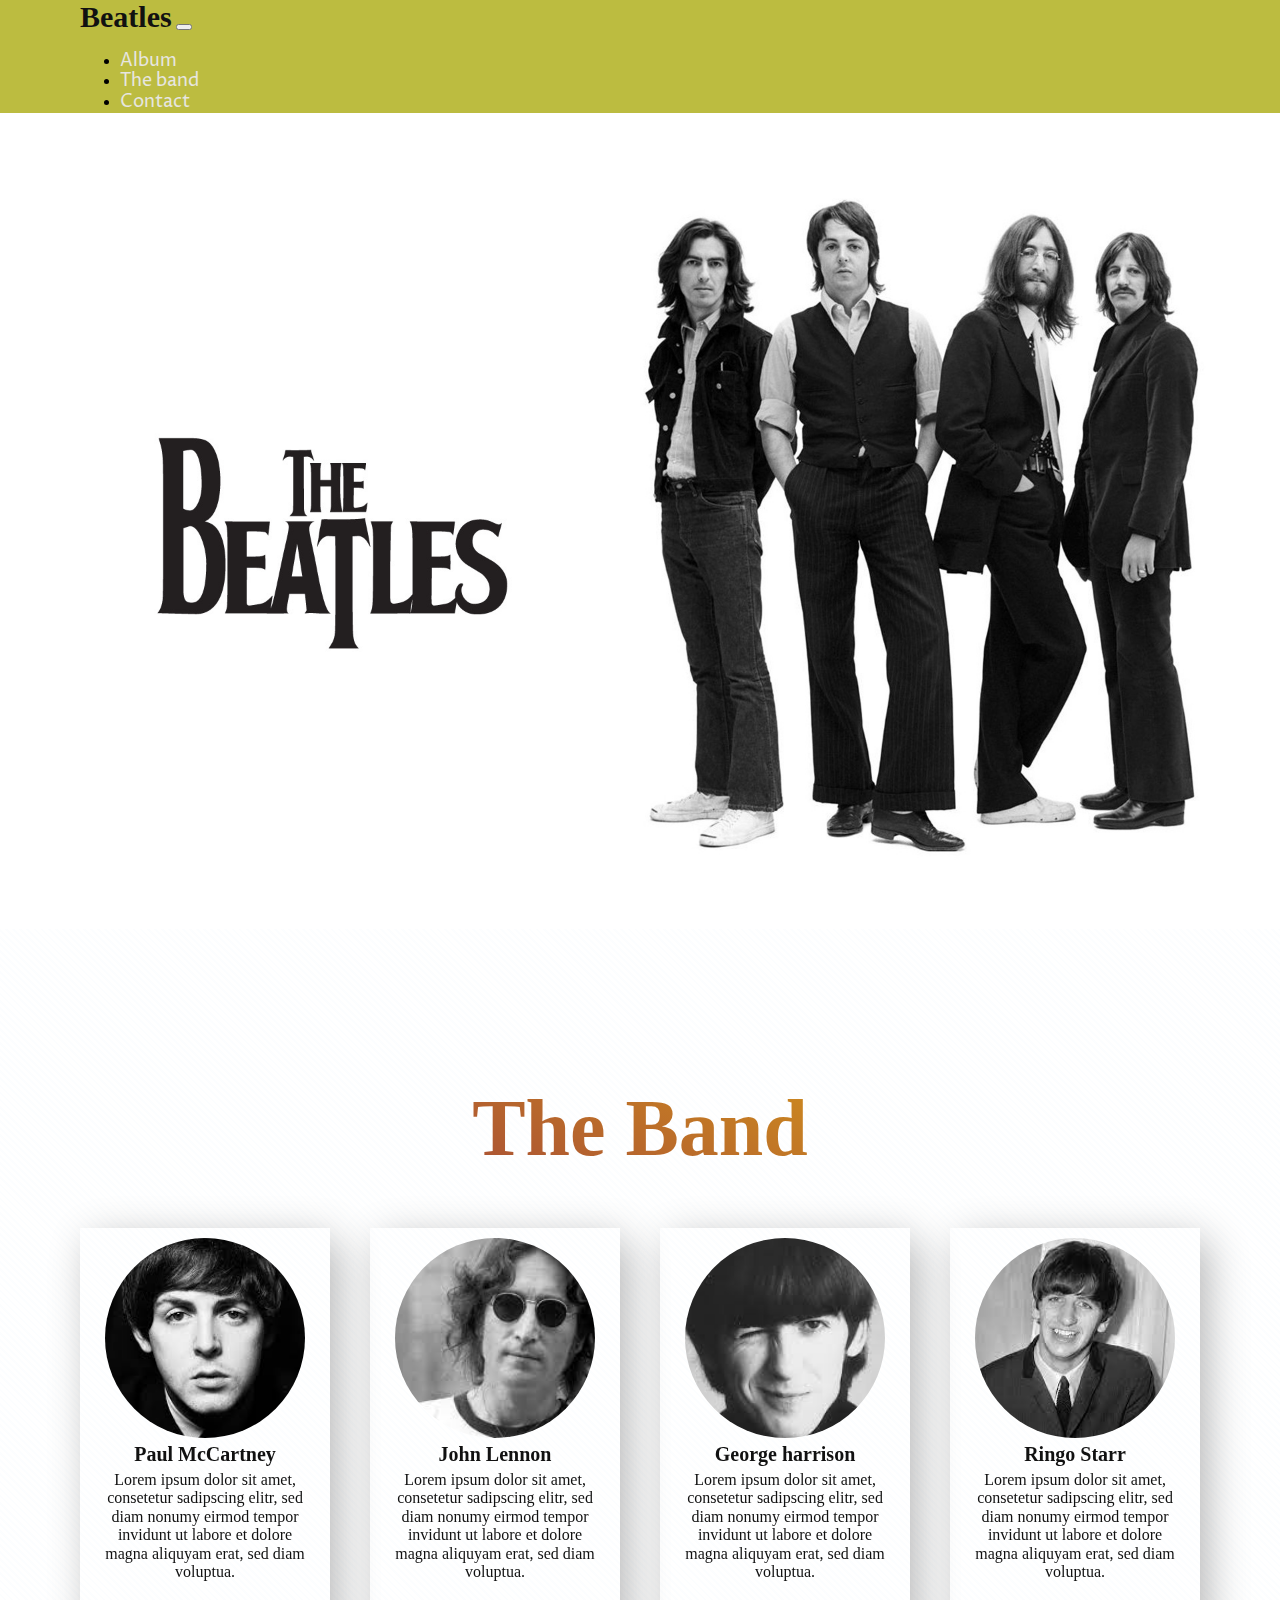
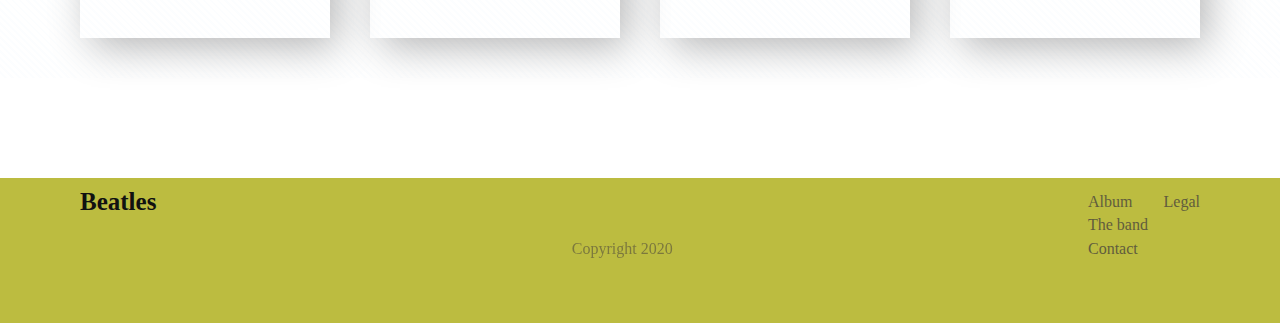
<file: index.html>
<!DOCTYPE html>
<html lang="en">
  <head>
    <meta charset="UTF-8" />
    <meta http-equiv="X-UA-Compatible" content="IE=edge" />
    <meta name="viewport" content="width=device-width, initial-scale=1.0" />
    <link rel="stylesheet" href="styles/reset.css" />
    <link rel="stylesheet" href="styles/landingpage/index.css" />
    <link
      href="https://cdn.jsdelivr.net/npm/bootstrap@5.1.3/dist/css/bootstrap.min.css"
      rel="stylesheet"
      integrity="sha384-1BmE4kWBq78iYhFldvKuhfTAU6auU8tT94WrHftjDbrCEXSU1oBoqyl2QvZ6jIW3"
      crossorigin="anonymous"
    />
    <link rel="preconnect" href="https://fonts.googleapis.com" />
    <link rel="preconnect" href="https://fonts.gstatic.com" crossorigin />
    <link href="https://fonts.googleapis.com/css2?family=Proza+Libre:ital@0;1&display=swap" rel="stylesheet" />
    <link rel="apple-touch-icon" sizes="180x180" href="/apple-touch-icon.png" />
    <link rel="icon" type="image/png" sizes="32x32" href="/images/favicon_io/favicon-32x32.png" />
    <link rel="icon" type="image/png" sizes="16x16" href="/images/favicon_io/favicon-16x16.png" />
    <link rel="manifest" href="/site.webmanifest" />
    <title>Home</title>
  </head>
  <body>
    <header>
      <nav class="navbar navbar-expand-lg navbar-light">
        <a class="navbar-brand" href="/index.html">Beatles</a>
        <button class="navbar-toggler" type="button" data-toggle="collapse" data-target="#navbarNav" aria-controls="navbarNav" aria-expanded="false" aria-label="Toggle navigation">
          <span class="navbar-toggler-icon"></span>
        </button>
        <div class="collapse navbar-collapse nav-style" id="navbarNav">
          <ul class="navbar-nav">
            <li class="nav-item">
              <a class="nav-link" href="/pages/album/album.html">Album</a>
            </li>
            <li class="nav-item">
              <a class="nav-link" href="/pages/band/band.html">The band</a>
            </li>
            <li class="nav-item">
              <a class="nav-link" href="/pages/contact-us/contact.html">Contact</a>
            </li>
          </ul>
        </div>
      </nav>
    </header>

    <div class="section page header_section">
      <div class="gradient gradient_red_blue gradient_header_section"></div>
      <div class="section_container header_section_container flex_container flex_header_container">
        <div class="text header_text">
          <h1></h1>
        </div>
        <div class="text body_text flex_item flex_header_item">
          <h2 class="header_quote"></h2>
        </div>
      </div>
    </div>

    <div class="section page second_section">
      <a name="team"></a>
      <div class="section_container second_section_container flex_container flex_center">
        <div class="text header_text text_grad_purple_yellow">
          <h1>The Band</h1>
        </div>
        <a href="/pages/band/sub-pages/paul.html">
          <div class="feature flex_feature_item feature1">
            <div class="feature_image"></div>
            <h2>Paul McCartney</h2>
            <p>Lorem ipsum dolor sit amet, consetetur sadipscing elitr, sed diam nonumy eirmod tempor invidunt ut labore et dolore magna aliquyam erat, sed diam voluptua.</p>
          </div>
        </a>
        <a href="/pages/band/sub-pages/john.html">
          <div class="feature flex_feature_item feature2">
            <div class="feature_image"></div>
            <h2>John Lennon</h2>
            <p>Lorem ipsum dolor sit amet, consetetur sadipscing elitr, sed diam nonumy eirmod tempor invidunt ut labore et dolore magna aliquyam erat, sed diam voluptua.</p>
          </div>
        </a>
        <a href="/pages/band/sub-pages/george.html">
          <div class="feature flex_feature_item feature3">
            <div class="feature_image"></div>
            <h2>George harrison</h2>
            <p>Lorem ipsum dolor sit amet, consetetur sadipscing elitr, sed diam nonumy eirmod tempor invidunt ut labore et dolore magna aliquyam erat, sed diam voluptua.</p>
          </div>
        </a>
        <a href="/pages/band/sub-pages/ringo.html">
          <div class="feature flex_feature_item feature4">
            <div class="feature_image"></div>
            <h2>Ringo Starr</h2>
            <p>Lorem ipsum dolor sit amet, consetetur sadipscing elitr, sed diam nonumy eirmod tempor invidunt ut labore et dolore magna aliquyam erat, sed diam voluptua.</p>
          </div>
        </a>
      </div>
    </div>
    <footer>
      <div class="footer__cont">
        <a href="/index.html" class="footer-logo">Beatles</a>
        <p class="copy">Copyright 2020</p>
        <div class="footer__cont-links">
          <div class="footer__cont-links-list links1">
            <a href="/pages/album/album.html">Album</a>
            <a href="/pages/band/band.html">The band</a>
            <a href="/pages/contact-us/contact.html">Contact</a>
          </div>
          <div class="footer__cont-links-list links2">
            <a href="/pages/legal/legal.html">Legal</a>
          </div>
        </div>
      </div>
    </footer>

    <!-- BOOTSTRAP -->
    <script
      src="https://cdn.jsdelivr.net/npm/bootstrap@5.1.3/dist/js/bootstrap.bundle.min.js"
      integrity="sha384-ka7Sk0Gln4gmtz2MlQnikT1wXgYsOg+OMhuP+IlRH9sENBO0LRn5q+8nbTov4+1p"
      crossorigin="anonymous"
    ></script>
  </body>
</html>
</file>
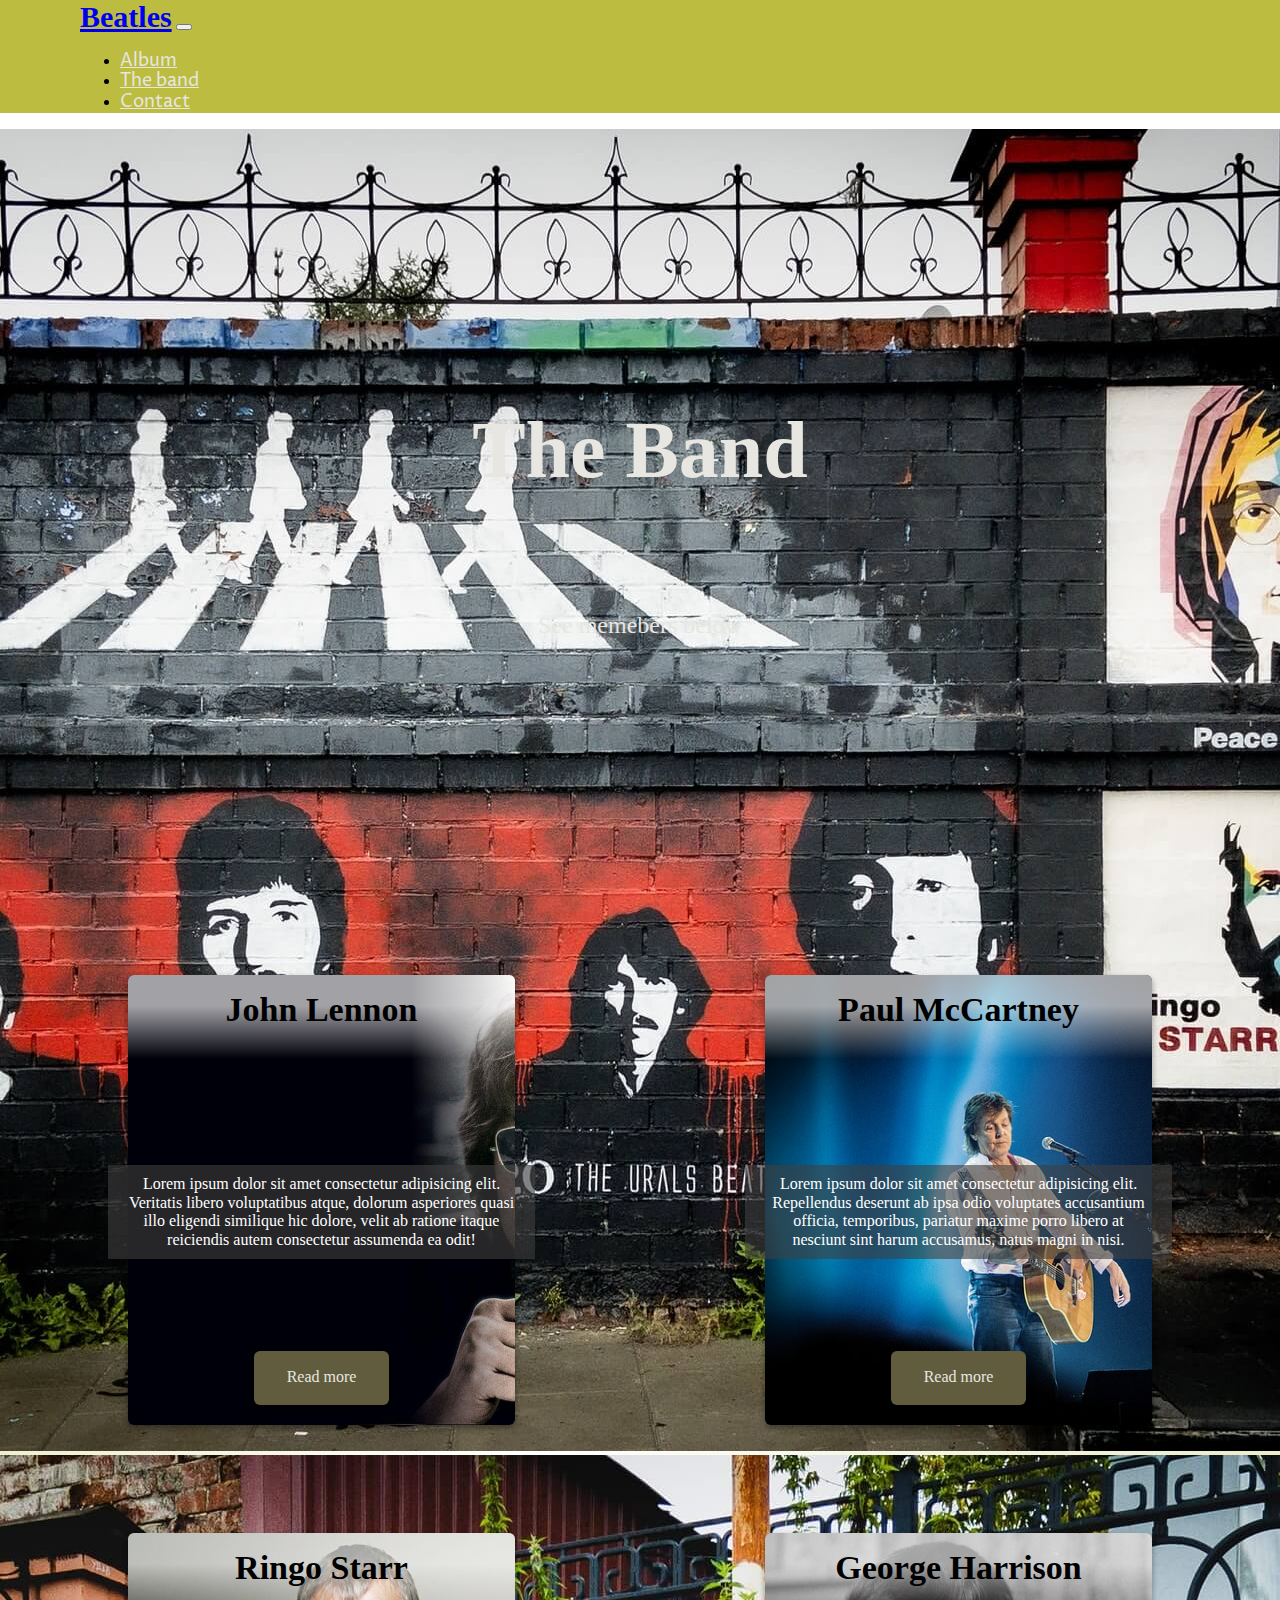
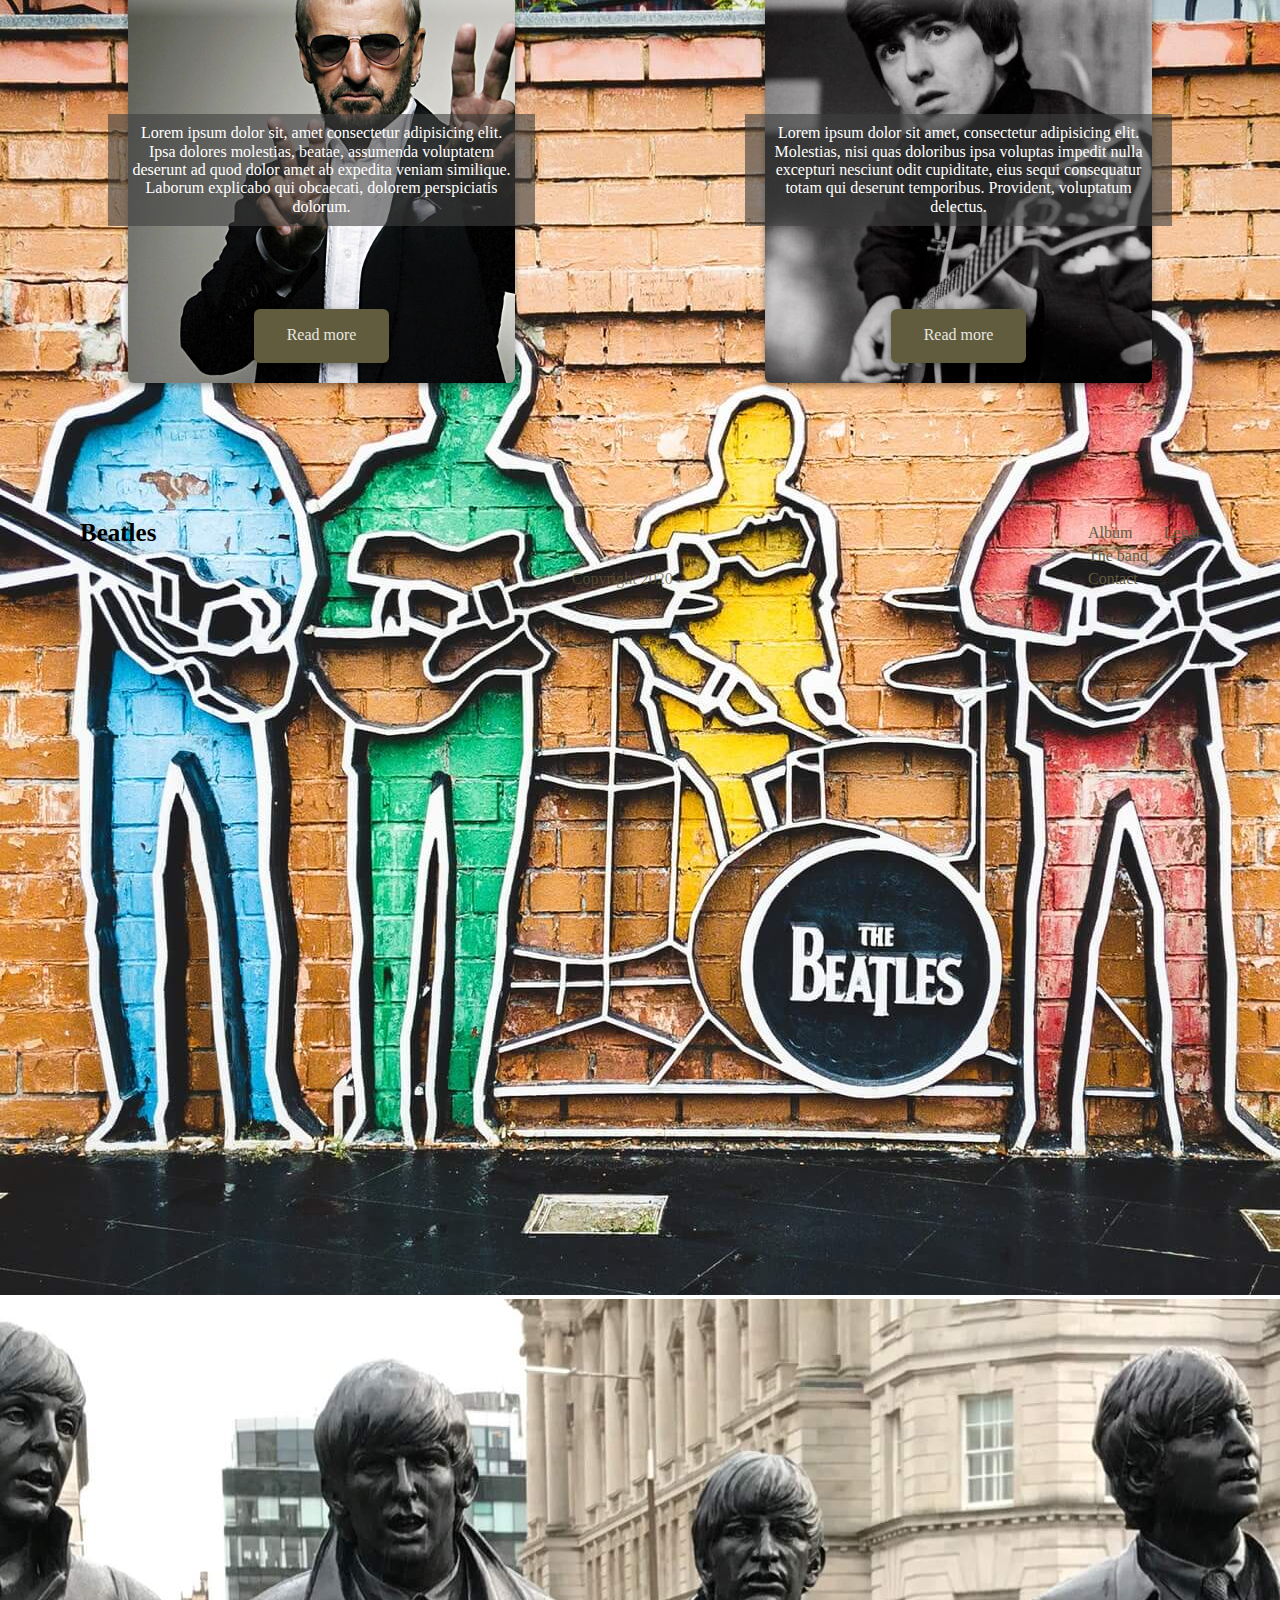
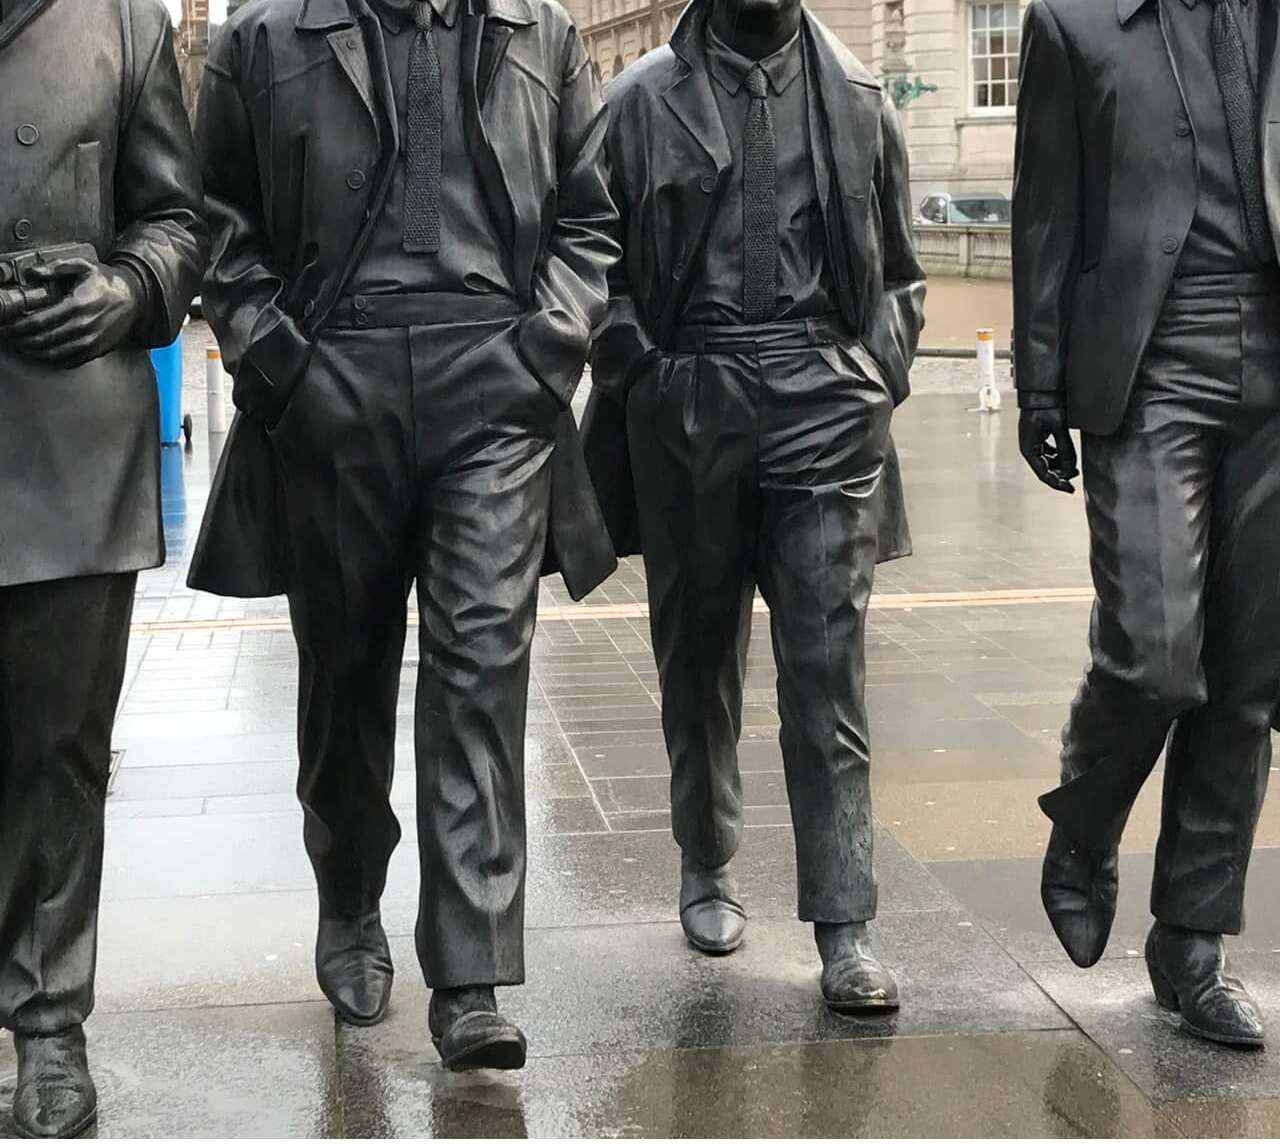
<file: pages/band/band.html>
<!DOCTYPE html>
<html lang="en">
  <head>
    <meta charset="UTF-8" />
    <meta http-equiv="X-UA-Compatible" content="IE=edge" />
    <meta name="viewport" content="width=device-width, initial-scale=1.0" />
    <link rel="stylesheet" href="/styles/reset.css" />
    <link rel="stylesheet" href="/styles/band/band.css" />
    <link
      href="https://cdn.jsdelivr.net/npm/bootstrap@5.1.3/dist/css/bootstrap.min.css"
      rel="stylesheet"
      integrity="sha384-1BmE4kWBq78iYhFldvKuhfTAU6auU8tT94WrHftjDbrCEXSU1oBoqyl2QvZ6jIW3"
      crossorigin="anonymous"
    />
    <link rel="preconnect" href="https://fonts.googleapis.com" />
    <link rel="preconnect" href="https://fonts.gstatic.com" crossorigin />
    <link href="https://fonts.googleapis.com/css2?family=Proza+Libre:ital@0;1&display=swap" rel="stylesheet" />
    <link rel="apple-touch-icon" sizes="180x180" href="/apple-touch-icon.png" />
    <link rel="icon" type="image/png" sizes="32x32" href="/images/favicon_io/favicon-32x32.png" />
    <link rel="icon" type="image/png" sizes="16x16" href="/images/favicon_io/favicon-16x16.png" />
    <link rel="manifest" href="/site.webmanifest" />
    <title>Band</title>
  </head>
  <body>
    <!-- HEADER -->
    <header>
      <!-- NAV -->
      <nav class="navbar navbar-expand-lg navbar-light">
        <a class="navbar-brand" href="/index.html">Beatles</a>
        <button class="navbar-toggler" type="button" data-toggle="collapse" data-target="#navbarNav" aria-controls="navbarNav" aria-expanded="false" aria-label="Toggle navigation">
          <span class="navbar-toggler-icon"></span>
        </button>
        <div class="collapse navbar-collapse nav-style" id="navbarNav">
          <ul class="navbar-nav">
            <li class="nav-item">
              <a class="nav-link" href="/pages/album/album.html">Album</a>
            </li>
            <li class="nav-item">
              <a class="nav-link" href="/pages/band/band.html">The band</a>
            </li>
            <li class="nav-item">
              <a class="nav-link" href="/pages/contact-us/contact.html">Contact</a>
            </li>
          </ul>
        </div>
      </nav>
      <!-- NAV ENDS -->

      <!-- CAROUSEL -->
      <div class="carousel__container">
        <div class="header-text">
          <h2>The Band</h2>
          <a href="#scroll">See memebers below</a>
        </div>
        <div id="carouselExampleSlidesOnly" class="carousel slide" data-ride="carousel">
          <div class="carousel-inner">
            <div class="carousel-item active">
              <img src="/images/beatles-graffiti.jpg" class="d-block w-100" alt="Beatles themed graffiti on wall" />
            </div>
            <div class="carousel-item">
              <img src="/images/beatles-wall-art.jpg" class="d-block w-100" alt="Outline of the beatles on a wall" />
            </div>
            <div class="carousel-item">
              <img src="/images/beatles-statues.jpg" class="d-block w-100" alt="Statue of the beatles walking" />
            </div>
          </div>
        </div>
      </div>
    </header>

    <!-- MAIN -->
    <main>
      <!-- CARDS  -->
      <div id="scroll" class="cards__">
        <div class="cards__card card-1">
          <div class="top-box"></div>
          <h4>John Lennon</h4>
          <p>
            Lorem ipsum dolor sit amet consectetur adipisicing elit. Veritatis libero voluptatibus atque, dolorum asperiores quasi illo eligendi similique hic dolore, velit ab ratione itaque
            reiciendis autem consectetur assumenda ea odit!
          </p>
          <a href="/pages/band/sub-pages/john.html" class="read-more">Read more</a>
        </div>
        <div class="cards__card card-2">
          <div class="top-box"></div>

          <h4>Paul McCartney</h4>
          <p>
            Lorem ipsum dolor sit amet consectetur adipisicing elit. Repellendus deserunt ab ipsa odio voluptates accusantium officia, temporibus, pariatur maxime porro libero at nesciunt sint harum
            accusamus, natus magni in nisi.
          </p>
          <a href="/pages/band/sub-pages/paul.html" class="read-more">Read more</a>
        </div>
        <div class="cards__card card-3">
          <div class="top-box"></div>

          <h4>Ringo Starr</h4>
          <p>
            Lorem ipsum dolor sit, amet consectetur adipisicing elit. Ipsa dolores molestias, beatae, assumenda voluptatem deserunt ad quod dolor amet ab expedita veniam similique. Laborum explicabo
            qui obcaecati, dolorem perspiciatis dolorum.
          </p>
          <a href="/pages/band/sub-pages/ringo.html" class="read-more">Read more</a>
        </div>
        <div class="cards__card card-4">
          <div class="top-box"></div>

          <h4>George Harrison</h4>
          <p>
            Lorem ipsum dolor sit amet, consectetur adipisicing elit. Molestias, nisi quas doloribus ipsa voluptas impedit nulla excepturi nesciunt odit cupiditate, eius sequi consequatur totam qui
            deserunt temporibus. Provident, voluptatum delectus.
          </p>
          <a href="/pages/band/sub-pages/george.html" class="read-more">Read more</a>
        </div>
      </div>
    </main>

    <!-- FOOTER -->
    <footer>
      <div class="footer__cont">
        <a href="/index.html" class="footer-logo">Beatles</a>
        <p class="copy">Copyright 2020</p>
        <div class="footer__cont-links">
          <div class="footer__cont-links-list links1">
            <a href="/pages/album/album.html">Album</a>
            <a href="/pages/band/band.html">The band</a>
            <a href="/pages/contact-us/contact.html">Contact</a>
          </div>
          <div class="footer__cont-links-list links2">
            <a href="/pages/legal/legal.html">Legal</a>
          </div>
        </div>
      </div>
    </footer>

    <!-- BOOTSTRAP -->
    <script
      src="https://cdn.jsdelivr.net/npm/jquery@3.5.1/dist/jquery.slim.min.js"
      integrity="sha384-DfXdz2htPH0lsSSs5nCTpuj/zy4C+OGpamoFVy38MVBnE+IbbVYUew+OrCXaRkfj"
      crossorigin="anonymous"
    ></script>
    <script
      src="https://cdn.jsdelivr.net/npm/popper.js@1.16.1/dist/umd/popper.min.js"
      integrity="sha384-9/reFTGAW83EW2RDu2S0VKaIzap3H66lZH81PoYlFhbGU+6BZp6G7niu735Sk7lN"
      crossorigin="anonymous"
    ></script>
    <script
      src="https://cdn.jsdelivr.net/npm/bootstrap@4.6.1/dist/js/bootstrap.min.js"
      integrity="sha384-VHvPCCyXqtD5DqJeNxl2dtTyhF78xXNXdkwX1CZeRusQfRKp+tA7hAShOK/B/fQ2"
      crossorigin="anonymous"
    ></script>
  </body>
</html>
</file>
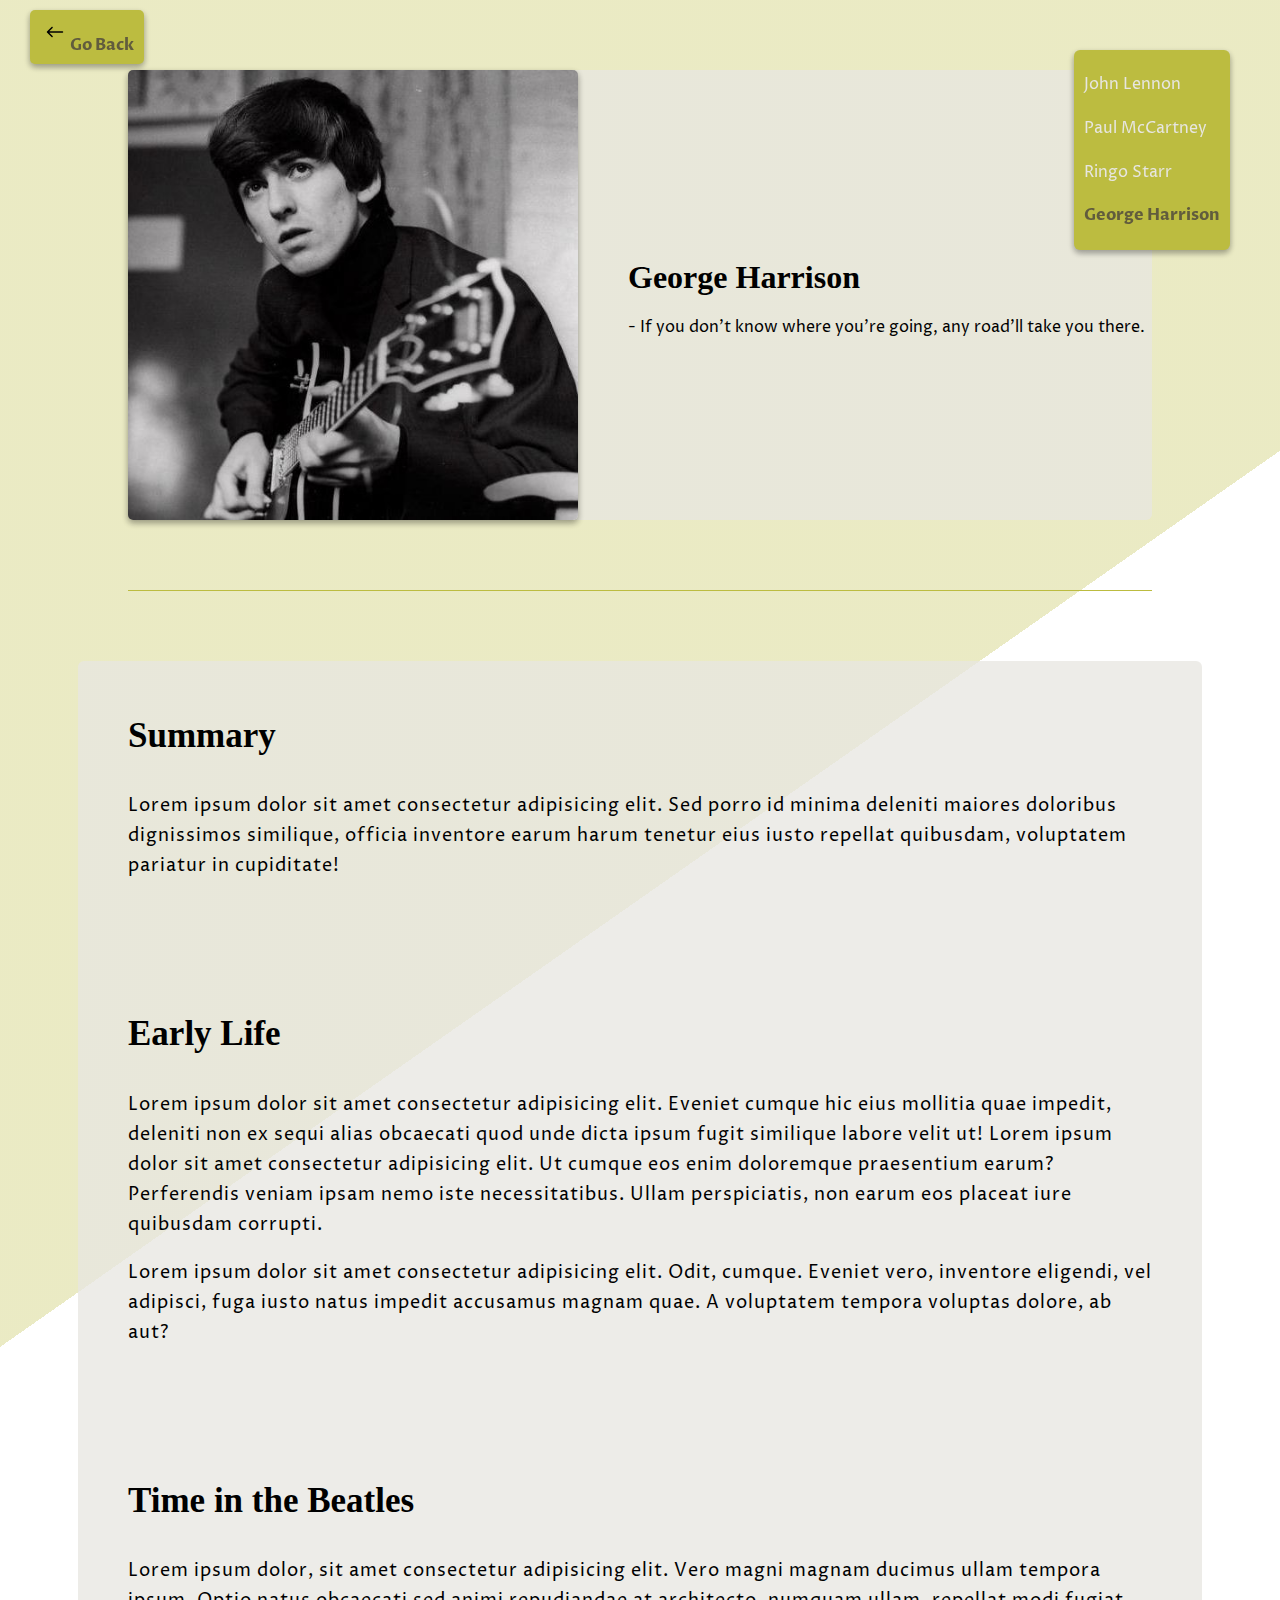
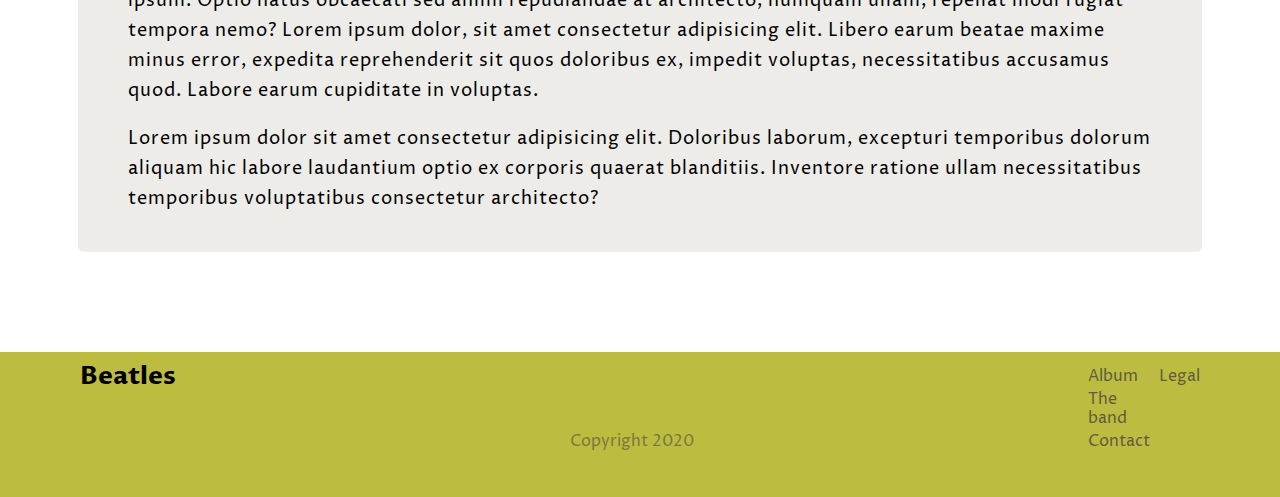
<file: pages/band/sub-pages/george.html>
<!DOCTYPE html>
<html lang="en">
  <head>
    <meta charset="UTF-8" />
    <meta http-equiv="X-UA-Compatible" content="IE=edge" />
    <meta name="viewport" content="width=device-width, initial-scale=1.0" />
    <link rel="stylesheet" href="/styles/reset.css" />
    <link rel="stylesheet" href="/styles/band/band-memeber-bio.css" />
    <link
      href="https://cdn.jsdelivr.net/npm/bootstrap@5.1.3/dist/css/bootstrap.min.css"
      rel="stylesheet"
      integrity="sha384-1BmE4kWBq78iYhFldvKuhfTAU6auU8tT94WrHftjDbrCEXSU1oBoqyl2QvZ6jIW3"
      crossorigin="anonymous"
    />
    <link rel="preconnect" href="https://fonts.googleapis.com" />
    <link rel="preconnect" href="https://fonts.gstatic.com" crossorigin />
    <link href="https://fonts.googleapis.com/css2?family=Proza+Libre:ital@0;1&display=swap" rel="stylesheet" />
    <link rel="apple-touch-icon" sizes="180x180" href="/apple-touch-icon.png" />
    <link rel="icon" type="image/png" sizes="32x32" href="/images/favicon_io/favicon-32x32.png" />
    <link rel="icon" type="image/png" sizes="16x16" href="/images/favicon_io/favicon-16x16.png" />
    <link rel="manifest" href="/site.webmanifest" />
    <title>George Harrison</title>
  </head>
  <body>
    <!-- HEADER -->
    <div class="go__back">
      <a href="/pages/band/band.html"><img src="/images/back-arrow.svg" alt="Back arrow" />Go Back</a>
    </div>

    <header>
      <img src="/images/george-harrison.jpg" alt="George harrison" />
      <div class="text">
        <h1>George Harrison</h1>
        <p>- If you don't know where you're going, any road'll take you there.</p>
      </div>
      <nav>
        <li><a href="/pages/band/sub-pages/john.html">John Lennon</a></li>
        <li><a href="/pages/band/sub-pages/paul.html">Paul McCartney</a></li>
        <li><a href="/pages/band/sub-pages/ringo.html">Ringo Starr</a></li>
        <li><a href="/pages/band/sub-pages/george.html" class="active">George Harrison</a></li>
      </nav>
    </header>

    <!-- SPERATION LINE -->
    <div class="separation__line"></div>

    <!-- MAIN -->
    <main>
      <div class="summary">
        <h3>Summary</h3>
        <p>
          Lorem ipsum dolor sit amet consectetur adipisicing elit. Sed porro id minima deleniti maiores doloribus dignissimos similique, officia inventore earum harum tenetur eius iusto repellat
          quibusdam, voluptatem pariatur in cupiditate!
        </p>
      </div>

      <div class="early__life">
        <h3>Early Life</h3>
        <p>
          Lorem ipsum dolor sit amet consectetur adipisicing elit. Eveniet cumque hic eius mollitia quae impedit, deleniti non ex sequi alias obcaecati quod unde dicta ipsum fugit similique labore
          velit ut! Lorem ipsum dolor sit amet consectetur adipisicing elit. Ut cumque eos enim doloremque praesentium earum? Perferendis veniam ipsam nemo iste necessitatibus. Ullam perspiciatis, non
          earum eos placeat iure quibusdam corrupti.
        </p>

        <p>
          Lorem ipsum dolor sit amet consectetur adipisicing elit. Odit, cumque. Eveniet vero, inventore eligendi, vel adipisci, fuga iusto natus impedit accusamus magnam quae. A voluptatem tempora
          voluptas dolore, ab aut?
        </p>
      </div>

      <div class="band">
        <h3>Time in the Beatles</h3>
        <p>
          Lorem ipsum dolor, sit amet consectetur adipisicing elit. Vero magni magnam ducimus ullam tempora ipsum. Optio natus obcaecati sed animi repudiandae at architecto, numquam ullam, repellat
          modi fugiat tempora nemo? Lorem ipsum dolor, sit amet consectetur adipisicing elit. Libero earum beatae maxime minus error, expedita reprehenderit sit quos doloribus ex, impedit voluptas,
          necessitatibus accusamus quod. Labore earum cupiditate in voluptas.
        </p>
        <p>
          Lorem ipsum dolor sit amet consectetur adipisicing elit. Doloribus laborum, excepturi temporibus dolorum aliquam hic labore laudantium optio ex corporis quaerat blanditiis. Inventore ratione
          ullam necessitatibus temporibus voluptatibus consectetur architecto?
        </p>
      </div>
    </main>

    <footer>
      <div class="footer__cont">
        <a href="/index.html" class="footer-logo">Beatles</a>
        <p class="copy">Copyright 2020</p>
        <div class="footer__cont-links">
          <div class="footer__cont-links-list links1">
            <a href="/pages/album/album.html">Album</a>
            <a href="/pages/band/band.html">The band</a>
            <a href="/pages/contact-us/contact.html">Contact</a>
          </div>
          <div class="footer__cont-links-list links2">
            <a href="/pages/legal/legal.html">Legal</a>
          </div>
        </div>
      </div>
    </footer>
    <!-- BOOTSTRAP -->
    <script
      src="https://cdn.jsdelivr.net/npm/bootstrap@5.1.3/dist/js/bootstrap.bundle.min.js"
      integrity="sha384-ka7Sk0Gln4gmtz2MlQnikT1wXgYsOg+OMhuP+IlRH9sENBO0LRn5q+8nbTov4+1p"
      crossorigin="anonymous"
    ></script>
  </body>
</html>
</file>
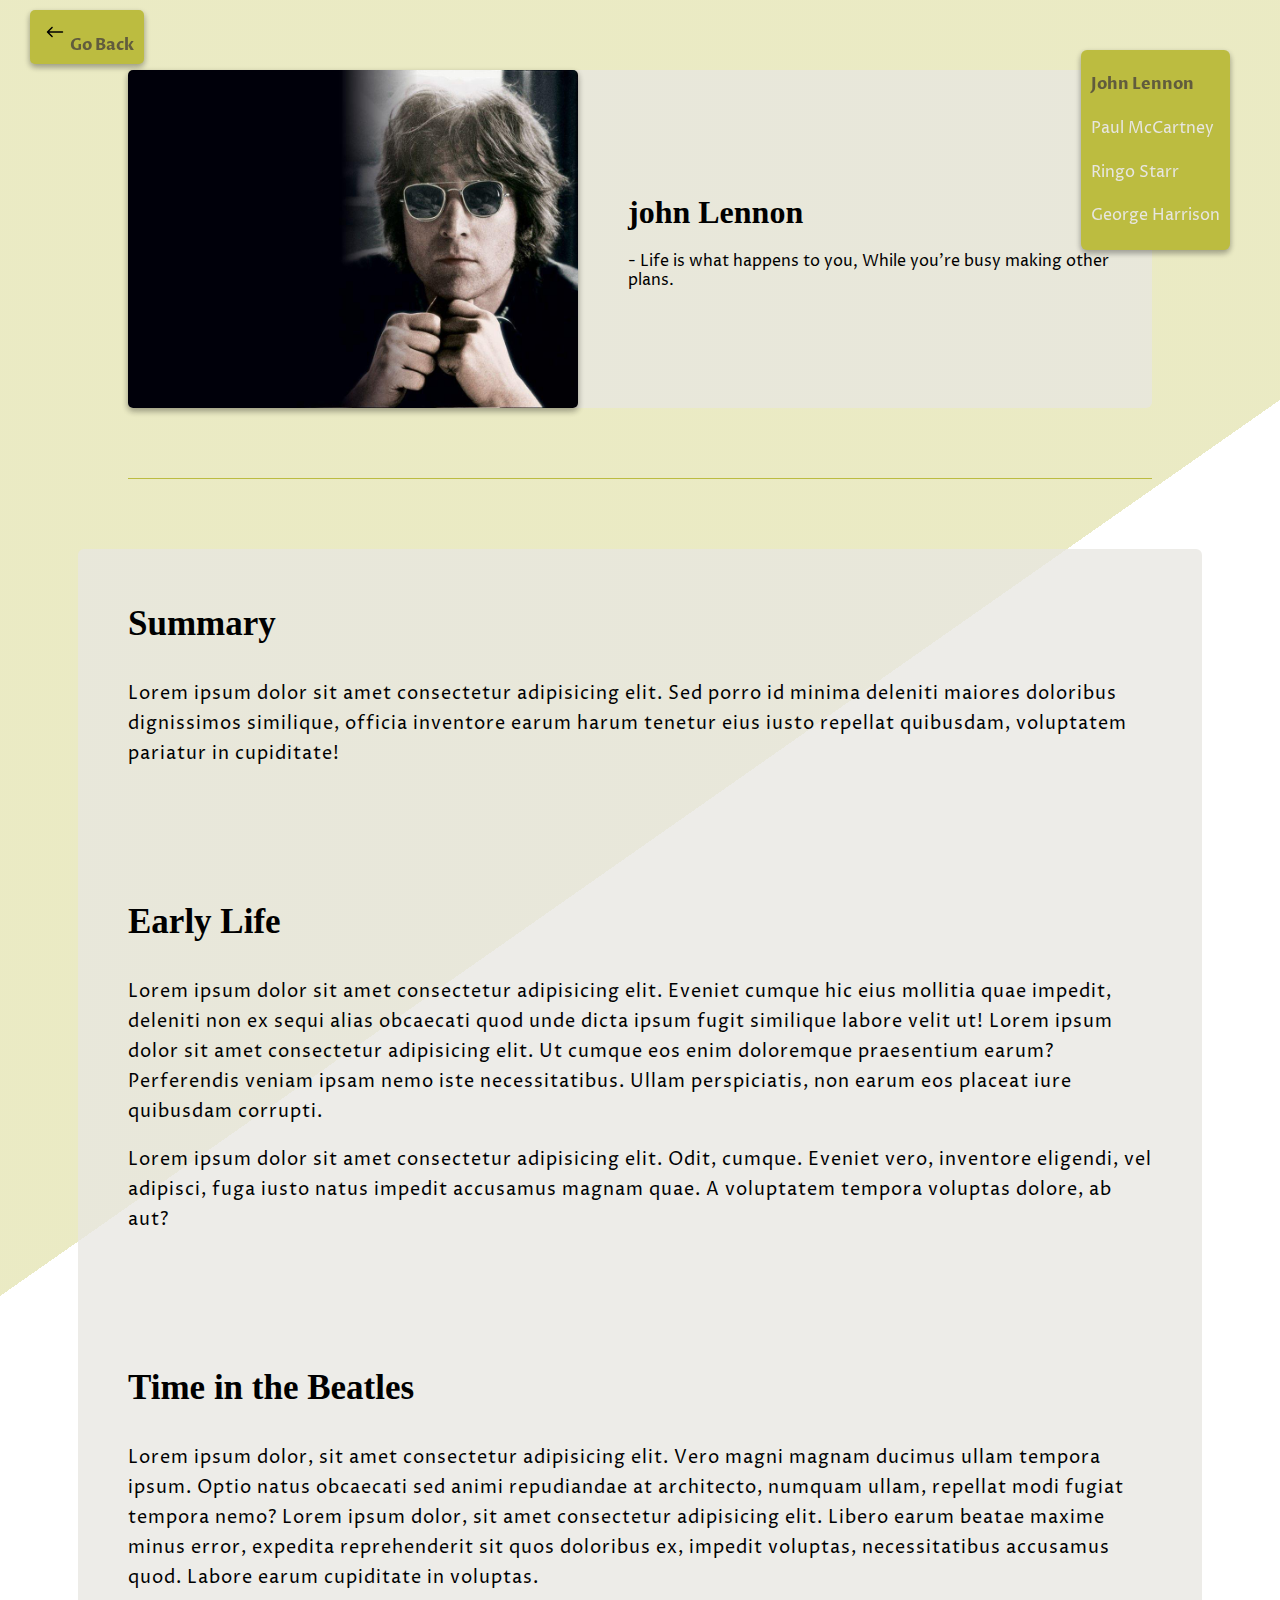
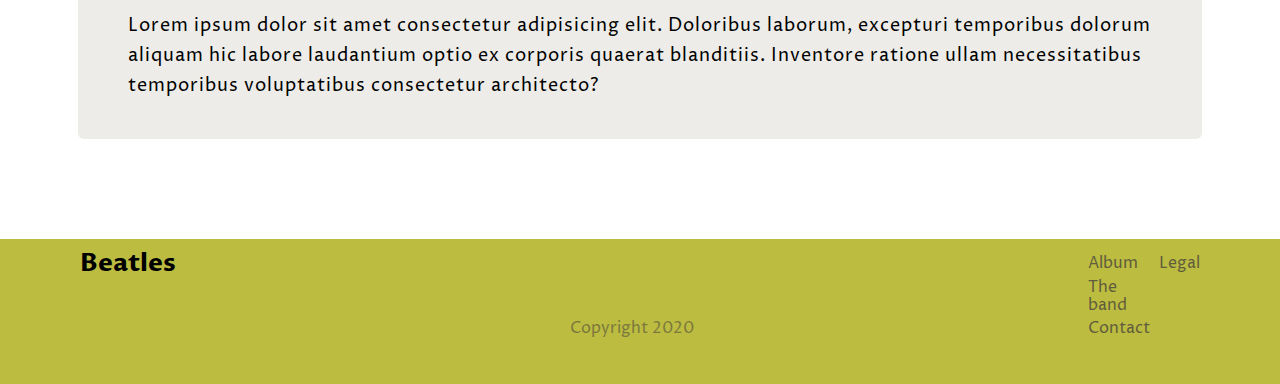
<file: pages/band/sub-pages/john.html>
<!DOCTYPE html>
<html lang="en">
  <head>
    <meta charset="UTF-8" />
    <meta http-equiv="X-UA-Compatible" content="IE=edge" />
    <meta name="viewport" content="width=device-width, initial-scale=1.0" />
    <link rel="stylesheet" href="/styles/reset.css" />
    <link rel="stylesheet" href="/styles/band/band-memeber-bio.css" />
    <link
      href="https://cdn.jsdelivr.net/npm/bootstrap@5.1.3/dist/css/bootstrap.min.css"
      rel="stylesheet"
      integrity="sha384-1BmE4kWBq78iYhFldvKuhfTAU6auU8tT94WrHftjDbrCEXSU1oBoqyl2QvZ6jIW3"
      crossorigin="anonymous"
    />
    <link rel="preconnect" href="https://fonts.googleapis.com" />
    <link rel="preconnect" href="https://fonts.gstatic.com" crossorigin />
    <link href="https://fonts.googleapis.com/css2?family=Proza+Libre:ital@0;1&display=swap" rel="stylesheet" />
    <link rel="apple-touch-icon" sizes="180x180" href="/apple-touch-icon.png" />
    <link rel="icon" type="image/png" sizes="32x32" href="/images/favicon_io/favicon-32x32.png" />
    <link rel="icon" type="image/png" sizes="16x16" href="/images/favicon_io/favicon-16x16.png" />
    <link rel="manifest" href="/site.webmanifest" />
    <title>John Lennon</title>
  </head>
  <body>
    <!-- HEADER -->
    <div class="go__back">
      <a href="/pages/band/band.html"><img src="/images/back-arrow.svg" alt="Back arrow" />Go Back</a>
    </div>

    <header>
      <img src="/images/john-lennon.jpg" alt="John Lennon" />
      <div class="text">
        <h1>john Lennon</h1>
        <p>- Life is what happens to you, While you're busy making other plans.</p>
      </div>
      <nav>
        <li><a href="/pages/band/sub-pages/john.html" class="active">John Lennon</a></li>
        <li><a href="/pages/band/sub-pages/paul.html">Paul McCartney</a></li>
        <li><a href="/pages/band/sub-pages/ringo.html">Ringo Starr</a></li>
        <li><a href="/pages/band/sub-pages/george.html">George Harrison</a></li>
      </nav>
    </header>

    <!-- SPERATION LINE -->
    <div class="separation__line"></div>

    <!-- MAIN -->
    <main>
      <div class="summary">
        <h3>Summary</h3>
        <p>
          Lorem ipsum dolor sit amet consectetur adipisicing elit. Sed porro id minima deleniti maiores doloribus dignissimos similique, officia inventore earum harum tenetur eius iusto repellat
          quibusdam, voluptatem pariatur in cupiditate!
        </p>
      </div>

      <div class="early__life">
        <h3>Early Life</h3>
        <p>
          Lorem ipsum dolor sit amet consectetur adipisicing elit. Eveniet cumque hic eius mollitia quae impedit, deleniti non ex sequi alias obcaecati quod unde dicta ipsum fugit similique labore
          velit ut! Lorem ipsum dolor sit amet consectetur adipisicing elit. Ut cumque eos enim doloremque praesentium earum? Perferendis veniam ipsam nemo iste necessitatibus. Ullam perspiciatis, non
          earum eos placeat iure quibusdam corrupti.
        </p>

        <p>
          Lorem ipsum dolor sit amet consectetur adipisicing elit. Odit, cumque. Eveniet vero, inventore eligendi, vel adipisci, fuga iusto natus impedit accusamus magnam quae. A voluptatem tempora
          voluptas dolore, ab aut?
        </p>
      </div>

      <div class="band">
        <h3>Time in the Beatles</h3>
        <p>
          Lorem ipsum dolor, sit amet consectetur adipisicing elit. Vero magni magnam ducimus ullam tempora ipsum. Optio natus obcaecati sed animi repudiandae at architecto, numquam ullam, repellat
          modi fugiat tempora nemo? Lorem ipsum dolor, sit amet consectetur adipisicing elit. Libero earum beatae maxime minus error, expedita reprehenderit sit quos doloribus ex, impedit voluptas,
          necessitatibus accusamus quod. Labore earum cupiditate in voluptas.
        </p>
        <p>
          Lorem ipsum dolor sit amet consectetur adipisicing elit. Doloribus laborum, excepturi temporibus dolorum aliquam hic labore laudantium optio ex corporis quaerat blanditiis. Inventore ratione
          ullam necessitatibus temporibus voluptatibus consectetur architecto?
        </p>
      </div>
    </main>

    <footer>
      <div class="footer__cont">
        <a href="/index.html" class="footer-logo">Beatles</a>
        <p class="copy">Copyright 2020</p>
        <div class="footer__cont-links">
          <div class="footer__cont-links-list links1">
            <a href="/pages/album/album.html">Album</a>
            <a href="/pages/band/band.html">The band</a>
            <a href="/pages/contact-us/contact.html">Contact</a>
          </div>
          <div class="footer__cont-links-list links2">
            <a href="/pages/legal/legal.html">Legal</a>
          </div>
        </div>
      </div>
    </footer>
    <!-- BOOTSTRAP -->
    <script
      src="https://cdn.jsdelivr.net/npm/bootstrap@5.1.3/dist/js/bootstrap.bundle.min.js"
      integrity="sha384-ka7Sk0Gln4gmtz2MlQnikT1wXgYsOg+OMhuP+IlRH9sENBO0LRn5q+8nbTov4+1p"
      crossorigin="anonymous"
    ></script>
  </body>
</html>
</file>
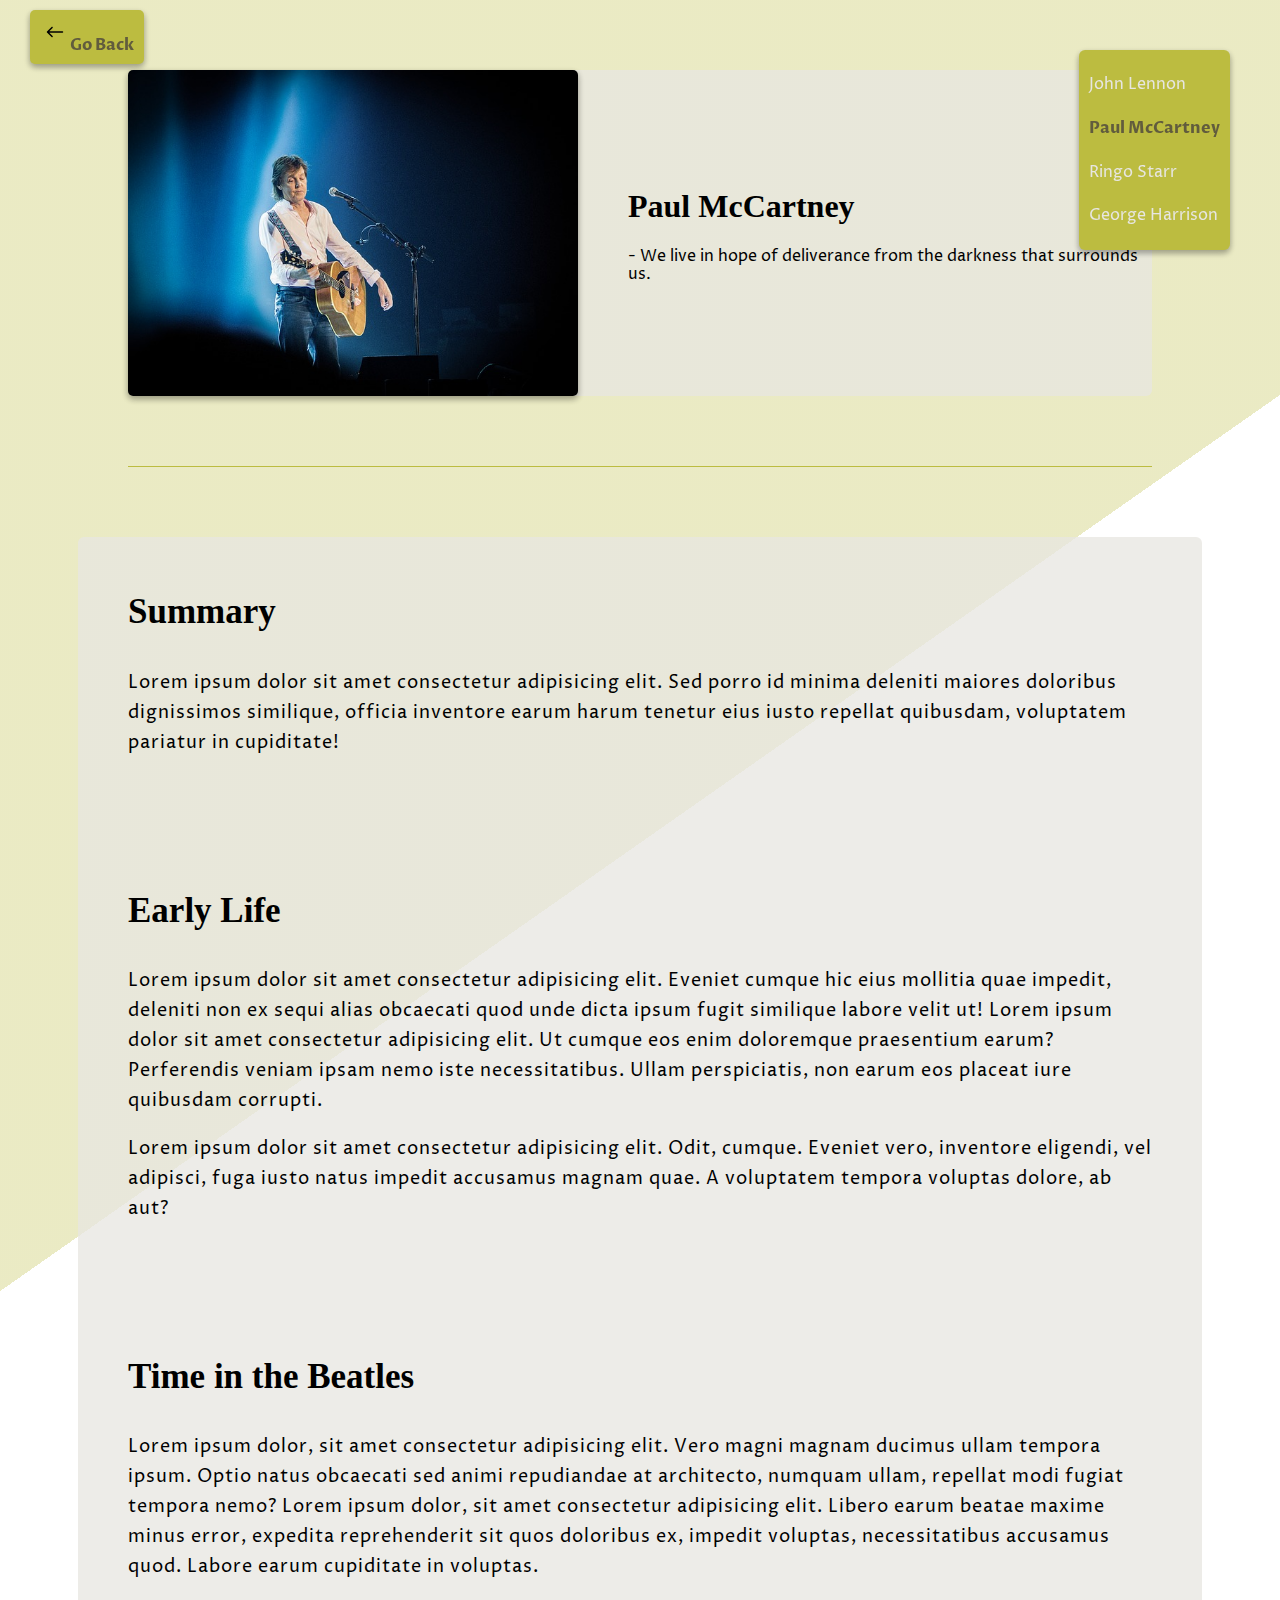
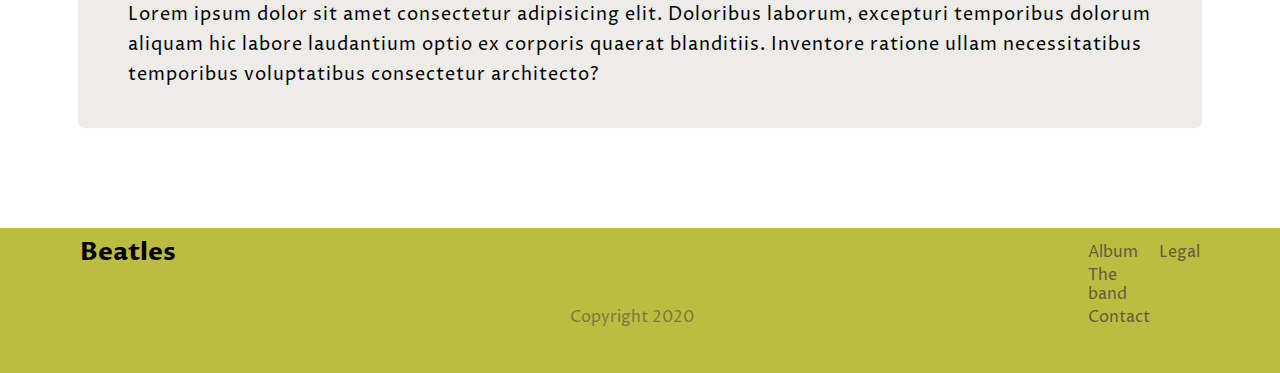
<file: pages/band/sub-pages/paul.html>
<!DOCTYPE html>
<html lang="en">
  <head>
    <meta charset="UTF-8" />
    <meta http-equiv="X-UA-Compatible" content="IE=edge" />
    <meta name="viewport" content="width=device-width, initial-scale=1.0" />
    <link rel="stylesheet" href="/styles/reset.css" />
    <link rel="stylesheet" href="/styles/band/band-memeber-bio.css" />
    <link
      href="https://cdn.jsdelivr.net/npm/bootstrap@5.1.3/dist/css/bootstrap.min.css"
      rel="stylesheet"
      integrity="sha384-1BmE4kWBq78iYhFldvKuhfTAU6auU8tT94WrHftjDbrCEXSU1oBoqyl2QvZ6jIW3"
      crossorigin="anonymous"
    />
    <link rel="preconnect" href="https://fonts.googleapis.com" />
    <link rel="preconnect" href="https://fonts.gstatic.com" crossorigin />
    <link href="https://fonts.googleapis.com/css2?family=Proza+Libre:ital@0;1&display=swap" rel="stylesheet" />
    <link rel="apple-touch-icon" sizes="180x180" href="/apple-touch-icon.png" />
    <link rel="icon" type="image/png" sizes="32x32" href="/images/favicon_io/favicon-32x32.png" />
    <link rel="icon" type="image/png" sizes="16x16" href="/images/favicon_io/favicon-16x16.png" />
    <link rel="manifest" href="/site.webmanifest" />
    <title>Paul McCartney</title>
  </head>
  <body>
    <!-- HEADER -->
    <div class="go__back">
      <a href="/pages/band/band.html"><img src="/images/back-arrow.svg" alt="Back arrow" />Go Back</a>
    </div>

    <header>
      <img src="/images/paul-mccartney.jpg" alt="Paul McCartney" />
      <div class="text">
        <h1>Paul McCartney</h1>
        <p>- We live in hope of deliverance from the darkness that surrounds us.</p>
      </div>
      <nav>
        <li><a href="/pages/band/sub-pages/john.html">John Lennon</a></li>
        <li><a href="/pages/band/sub-pages/paul.html" class="active">Paul McCartney</a></li>
        <li><a href="/pages/band/sub-pages/ringo.html">Ringo Starr</a></li>
        <li><a href="/pages/band/sub-pages/george.html">George Harrison</a></li>
      </nav>
    </header>

    <!-- SPERATION LINE -->
    <div class="separation__line"></div>

    <!-- MAIN -->
    <main>
      <div class="summary">
        <h3>Summary</h3>
        <p>
          Lorem ipsum dolor sit amet consectetur adipisicing elit. Sed porro id minima deleniti maiores doloribus dignissimos similique, officia inventore earum harum tenetur eius iusto repellat
          quibusdam, voluptatem pariatur in cupiditate!
        </p>
      </div>

      <div class="early__life">
        <h3>Early Life</h3>
        <p>
          Lorem ipsum dolor sit amet consectetur adipisicing elit. Eveniet cumque hic eius mollitia quae impedit, deleniti non ex sequi alias obcaecati quod unde dicta ipsum fugit similique labore
          velit ut! Lorem ipsum dolor sit amet consectetur adipisicing elit. Ut cumque eos enim doloremque praesentium earum? Perferendis veniam ipsam nemo iste necessitatibus. Ullam perspiciatis, non
          earum eos placeat iure quibusdam corrupti.
        </p>

        <p>
          Lorem ipsum dolor sit amet consectetur adipisicing elit. Odit, cumque. Eveniet vero, inventore eligendi, vel adipisci, fuga iusto natus impedit accusamus magnam quae. A voluptatem tempora
          voluptas dolore, ab aut?
        </p>
      </div>

      <div class="band">
        <h3>Time in the Beatles</h3>
        <p>
          Lorem ipsum dolor, sit amet consectetur adipisicing elit. Vero magni magnam ducimus ullam tempora ipsum. Optio natus obcaecati sed animi repudiandae at architecto, numquam ullam, repellat
          modi fugiat tempora nemo? Lorem ipsum dolor, sit amet consectetur adipisicing elit. Libero earum beatae maxime minus error, expedita reprehenderit sit quos doloribus ex, impedit voluptas,
          necessitatibus accusamus quod. Labore earum cupiditate in voluptas.
        </p>
        <p>
          Lorem ipsum dolor sit amet consectetur adipisicing elit. Doloribus laborum, excepturi temporibus dolorum aliquam hic labore laudantium optio ex corporis quaerat blanditiis. Inventore ratione
          ullam necessitatibus temporibus voluptatibus consectetur architecto?
        </p>
      </div>
    </main>

    <footer>
      <div class="footer__cont">
        <a href="/index.html" class="footer-logo">Beatles</a>
        <p class="copy">Copyright 2020</p>
        <div class="footer__cont-links">
          <div class="footer__cont-links-list links1">
            <a href="/pages/album/album.html">Album</a>
            <a href="/pages/band/band.html">The band</a>
            <a href="/pages/contact-us/contact.html">Contact</a>
          </div>
          <div class="footer__cont-links-list links2">
            <a href="/pages/legal/legal.html">Legal</a>
          </div>
        </div>
      </div>
    </footer>
    <!-- BOOTSTRAP -->
    <script
      src="https://cdn.jsdelivr.net/npm/bootstrap@5.1.3/dist/js/bootstrap.bundle.min.js"
      integrity="sha384-ka7Sk0Gln4gmtz2MlQnikT1wXgYsOg+OMhuP+IlRH9sENBO0LRn5q+8nbTov4+1p"
      crossorigin="anonymous"
    ></script>
  </body>
</html>
</file>
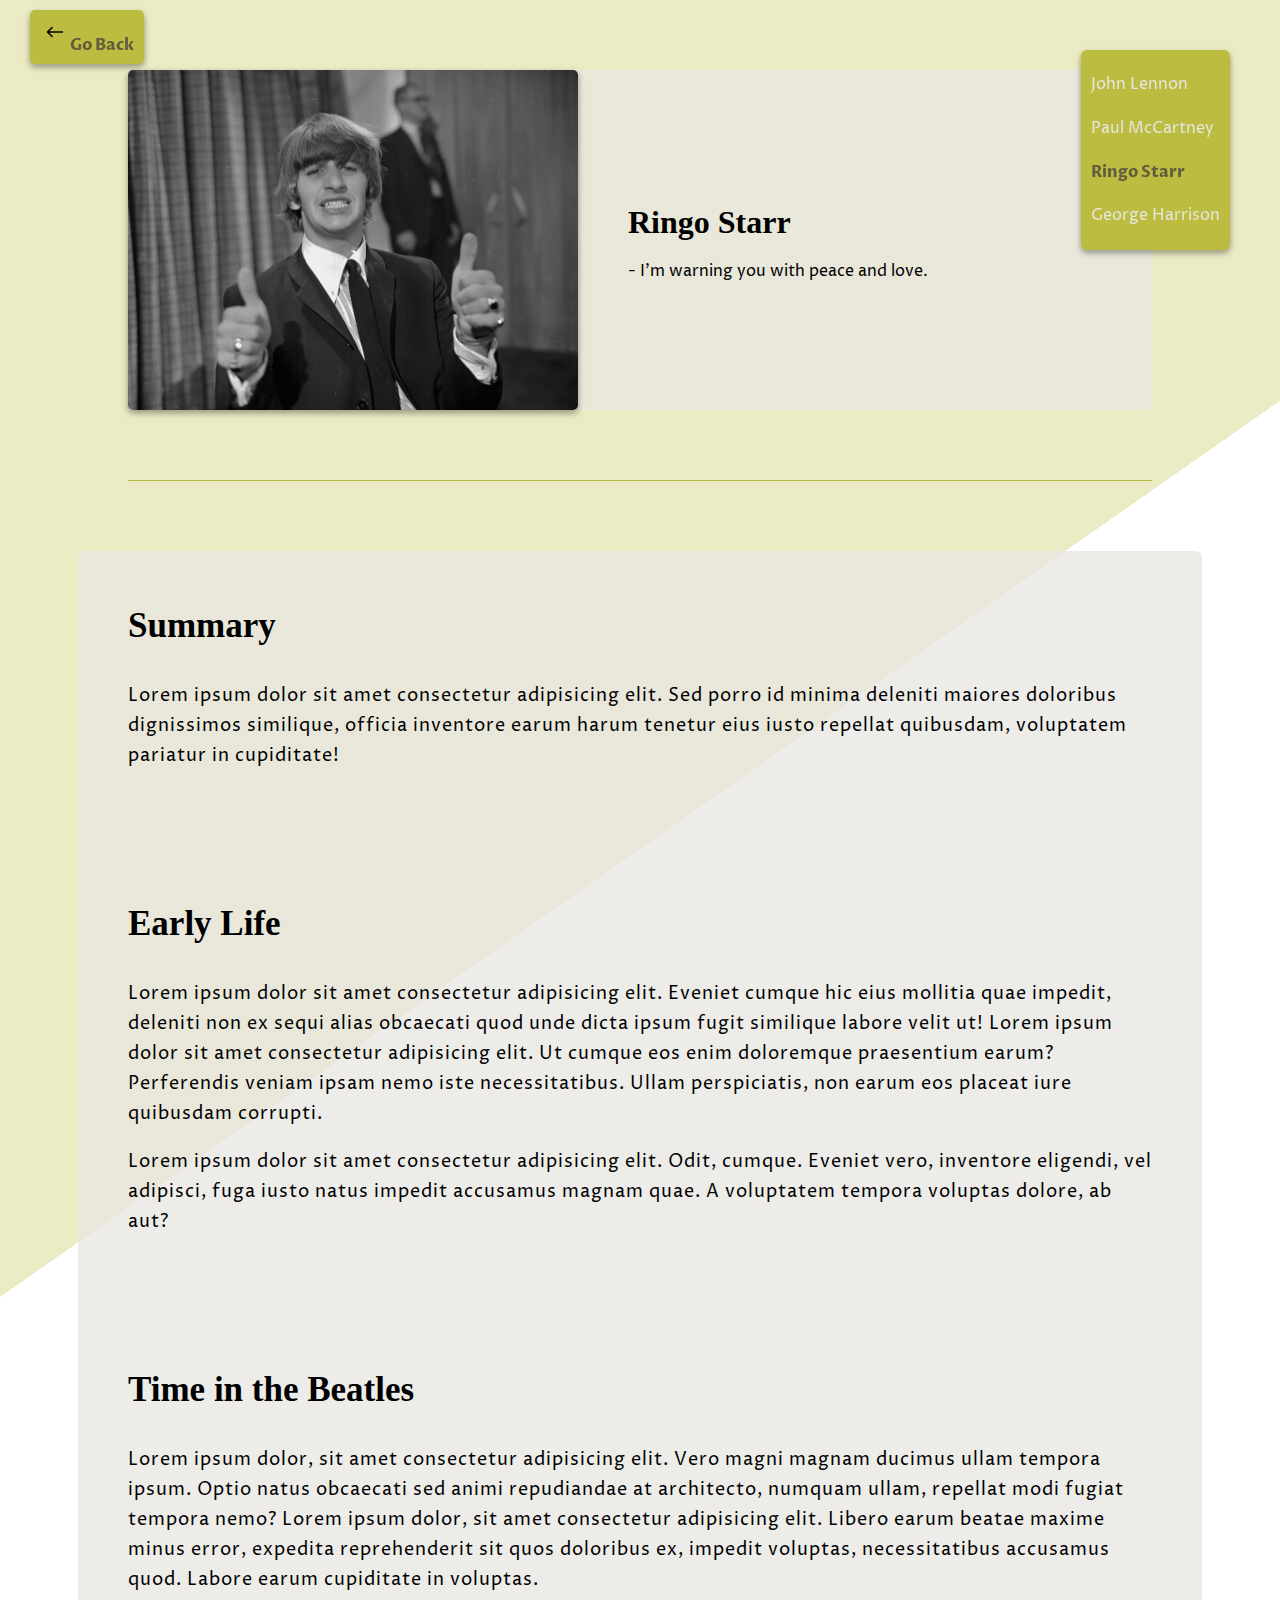
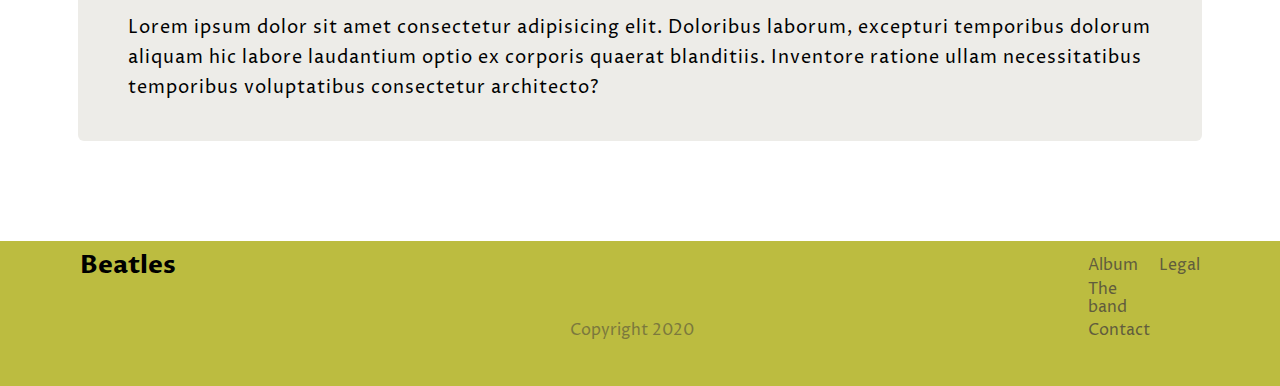
<file: pages/band/sub-pages/ringo.html>
<!DOCTYPE html>
<html lang="en">
  <head>
    <meta charset="UTF-8" />
    <meta http-equiv="X-UA-Compatible" content="IE=edge" />
    <meta name="viewport" content="width=device-width, initial-scale=1.0" />
    <link rel="stylesheet" href="/styles/reset.css" />
    <link rel="stylesheet" href="/styles/band/band-memeber-bio.css" />
    <link
      href="https://cdn.jsdelivr.net/npm/bootstrap@5.1.3/dist/css/bootstrap.min.css"
      rel="stylesheet"
      integrity="sha384-1BmE4kWBq78iYhFldvKuhfTAU6auU8tT94WrHftjDbrCEXSU1oBoqyl2QvZ6jIW3"
      crossorigin="anonymous"
    />
    <link rel="preconnect" href="https://fonts.googleapis.com" />
    <link rel="preconnect" href="https://fonts.gstatic.com" crossorigin />
    <link href="https://fonts.googleapis.com/css2?family=Proza+Libre:ital@0;1&display=swap" rel="stylesheet" />
    <link rel="apple-touch-icon" sizes="180x180" href="/apple-touch-icon.png" />
    <link rel="icon" type="image/png" sizes="32x32" href="/images/favicon_io/favicon-32x32.png" />
    <link rel="icon" type="image/png" sizes="16x16" href="/images/favicon_io/favicon-16x16.png" />
    <link rel="manifest" href="/site.webmanifest" />
    <title>Ringo Starr</title>
  </head>
  <body>
    <!-- HEADER -->
    <div class="go__back">
      <a href="/pages/band/band.html"><img src="/images/back-arrow.svg" alt="Back arrow" />Go Back</a>
    </div>

    <header>
      <img src="/images/ringo.jpg" alt="Ringo Starr" />
      <div class="text">
        <h1>Ringo Starr</h1>
        <p>- I'm warning you with peace and love.</p>
      </div>
      <nav>
        <li><a href="/pages/band/sub-pages/john.html">John Lennon</a></li>
        <li><a href="/pages/band/sub-pages/paul.html">Paul McCartney</a></li>
        <li><a href="/pages/band/sub-pages/ringo.html" class="active">Ringo Starr</a></li>
        <li><a href="/pages/band/sub-pages/george.html">George Harrison</a></li>
      </nav>
    </header>

    <!-- SPERATION LINE -->
    <div class="separation__line"></div>

    <!-- MAIN -->
    <main>
      <div class="summary">
        <h3>Summary</h3>
        <p>
          Lorem ipsum dolor sit amet consectetur adipisicing elit. Sed porro id minima deleniti maiores doloribus dignissimos similique, officia inventore earum harum tenetur eius iusto repellat
          quibusdam, voluptatem pariatur in cupiditate!
        </p>
      </div>

      <div class="early__life">
        <h3>Early Life</h3>
        <p>
          Lorem ipsum dolor sit amet consectetur adipisicing elit. Eveniet cumque hic eius mollitia quae impedit, deleniti non ex sequi alias obcaecati quod unde dicta ipsum fugit similique labore
          velit ut! Lorem ipsum dolor sit amet consectetur adipisicing elit. Ut cumque eos enim doloremque praesentium earum? Perferendis veniam ipsam nemo iste necessitatibus. Ullam perspiciatis, non
          earum eos placeat iure quibusdam corrupti.
        </p>

        <p>
          Lorem ipsum dolor sit amet consectetur adipisicing elit. Odit, cumque. Eveniet vero, inventore eligendi, vel adipisci, fuga iusto natus impedit accusamus magnam quae. A voluptatem tempora
          voluptas dolore, ab aut?
        </p>
      </div>

      <div class="band">
        <h3>Time in the Beatles</h3>
        <p>
          Lorem ipsum dolor, sit amet consectetur adipisicing elit. Vero magni magnam ducimus ullam tempora ipsum. Optio natus obcaecati sed animi repudiandae at architecto, numquam ullam, repellat
          modi fugiat tempora nemo? Lorem ipsum dolor, sit amet consectetur adipisicing elit. Libero earum beatae maxime minus error, expedita reprehenderit sit quos doloribus ex, impedit voluptas,
          necessitatibus accusamus quod. Labore earum cupiditate in voluptas.
        </p>
        <p>
          Lorem ipsum dolor sit amet consectetur adipisicing elit. Doloribus laborum, excepturi temporibus dolorum aliquam hic labore laudantium optio ex corporis quaerat blanditiis. Inventore ratione
          ullam necessitatibus temporibus voluptatibus consectetur architecto?
        </p>
      </div>
    </main>

    <footer>
      <div class="footer__cont">
        <a href="/index.html" class="footer-logo">Beatles</a>
        <p class="copy">Copyright 2020</p>
        <div class="footer__cont-links">
          <div class="footer__cont-links-list links1">
            <a href="/pages/album/album.html">Album</a>
            <a href="/pages/band/band.html">The band</a>
            <a href="/pages/contact-us/contact.html">Contact</a>
          </div>
          <div class="footer__cont-links-list links2">
            <a href="/pages/legal/legal.html">Legal</a>
          </div>
        </div>
      </div>
    </footer>
    <!-- BOOTSTRAP -->
    <script
      src="https://cdn.jsdelivr.net/npm/bootstrap@5.1.3/dist/js/bootstrap.bundle.min.js"
      integrity="sha384-ka7Sk0Gln4gmtz2MlQnikT1wXgYsOg+OMhuP+IlRH9sENBO0LRn5q+8nbTov4+1p"
      crossorigin="anonymous"
    ></script>
  </body>
</html>
</file>
<file: styles/landingpage/index.css>
/*BASIC*/
html {height: auto; width: auto; margin: 0px; padding: 0px;}
body {height: auto; width: auto; margin: 0px; padding: 0px;}

h1 {color: #111111;}
h1 {font-family: 'Lato', cursive; text-align: center; font-size: 80px;}
h2 {font-family: 'Lato', cursive; text-align: center; font-size: 40px;}

a:link, a:visited {color: #111111; text-decoration: none;}

a:hover,a:active {color: #001f3f;}








/* NAV  */

.navbar {
	padding-left: 80px;
	padding-right: 80px;
	background-color: rgb(188, 188, 64);
  }
  
  .nav-style {
	justify-content: flex-end;
  }
  
  .navbar-nav {
	width: 40%;
	justify-content: space-between;
  }
  
  .navbar-light .navbar-brand {
	font-size: 30px;
	font-weight: bold;
  }
  
  .navbar-light .navbar-nav .nav-item .nav-link {
	color: #e7e6e1;
	font-size: 18px;
	font-family: 'Proza Libre', sans-serif;
  }
  
  .navbar-light .navbar-nav .nav-item .nav-link:hover {
	color: #615c3d;
  }




/*GENERAL*/

.section .header_text {z-index: 1;}
.up_button {
	position: fixed;
	right: 10px;
	bottom: 10px;
	width: 50px;
	height: 50px;
	z-index: 200;

	border: 2px solid #85144b;
	border-radius: 50px;

	-webkit-transition: -webkit-transform .1s; /* Safari */
	transition: transform .1s;

	-webkit-transform: scale(1.0);
	-ms-transform: scale(1.0);
	transform: scale(1.0);

	-webkit-box-shadow: 9px 10px 39px -2px rgba(0,0,0,0.3);
	-moz-box-shadow: 9px 10px 39px -2px rgba(0,0,0,0.3);
	box-shadow: 9px 10px 39px -2px rgba(0,0,0,0.3);

	font-family: 'Lato', sans-serif;
	font-weight: bold;
	text-align: center;
}

.arrow_image {
	position: fixed;
	right: 10px;
	bottom: 10px;
	width: 100px;
	height: 100px;
	z-index: 200;

    /*transform & rotate*/
    -webkit-transition: -webkit-transform .1s; /* Safari */
	transition: transform .1s;

	-webkit-transform: scale(1.0) rotate(-90deg);
	-ms-transform: scale(1.0) rotate(-90deg);
	transform: scale(1.0) rotate(-90deg);
}



.page {
width: auto;
min-height: 800px;
}
.gradient {
position: absolute;
width: 100%;
height: 800px;
padding: 0;
margin: 0;
opacity: 0.5;
filter: alpha(opacity=50);
}



.text_grad_purple_yellow {
	background: -webkit-linear-gradient(65deg, #85144b, #FFDC00);
  	-webkit-background-clip: text;
 	-webkit-text-fill-color: transparent;
}

.text_grad_green_yellow {
	background: -webkit-linear-gradient(65deg, #3D9970, #FFDC00);
  	-webkit-background-clip: text;
 	-webkit-text-fill-color: transparent;
}

.header_text { padding-top: 100px; min-width: 100%; }

/*MENU*/


/*FLEX*/
.flex_container {display: flex; flex-wrap: wrap; align-items: center;}
.flex_header_container {justify-content: center;}
.flex_header_item {
	min-width: 350px;
	max-width: 600px;
	z-index: 50;
}
.flex_header_item h2 {font-family: 'Lato', cursive;}
.flex_feature_item {
	-webkit-transition: -webkit-transform .1s; /* Safari */
	transition: transform .1s;

	-webkit-transform: scale(1.0);
	-ms-transform: scale(1.0);
	transform: scale(1.0);
}
	.flex_feature_item:hover {
		-webkit-transform: scale(1.1);
		-ms-transform: scale(1.1);
		transform: scale(1.1);
	}
.flex_center {justify-content: center;}
/*HEADER*/
.header_quote {border-radius: 5px; padding: 20px;}
.header_section {
	background-image: url(/styles/landingpage/images/thebeatles2.jpg);
	background-size: cover;
}

/*SECOND*/
.second_section {
	min-height: 700px;
	height: auto!important;
	background: repeating-linear-gradient(
	  45deg,
	  white,
	  white 3px,
	  rgba(0, 116 ,217, 0.01) 3px,
	  rgba(0, 116 ,217, 0.01) 5px
	);
}

	/*FEATURED*/
	.feature {
		min-width: 250px;
		max-width: 300px;
		height: 400px;
		margin-right: 20px;
		margin-left: 20px;
		margin-bottom: 40px;
		padding-top: 10px;

		color: #111111;
		filter: grayscale(100%);

		-webkit-box-shadow: 9px 10px 39px -2px rgba(0,0,0,0.3);
		-moz-box-shadow: 9px 10px 39px -2px rgba(0,0,0,0.3);
		box-shadow: 9px 10px 39px -2px rgba(0,0,0,0.3);
	}
	.feature h2 {line-height: 0; font-size: 20px;}
	.feature p {text-align: center; margin: auto; max-width: 200px;}
	.feature .feature_image {width: 200px; height: 200px; margin: auto; border-radius: 200px; background-position: center; background-size: cover; background-repeat: no-repeat;}
	.feature1 .feature_image {background-image: url(/styles/landingpage/images/paul.jpg);}
	.feature2 .feature_image {background-image: url(/styles/landingpage/images/lennon.jpg);}
	.feature3 .feature_image {background-image: url(/styles/landingpage/images/harrison.jpg);}
	.feature4 .feature_image {background-image: url(/styles/landingpage/images/ringo.jpg);}
	
	/*OFFERS*/
	.offer {
		min-width: 350px!important;
		max-width: 500px!important;
		background-color: rgba(255,255,255, .05);
	}
	.offer h2 {margin-bottom: 50px;}
	.offer p {max-width: 70%;}
/*THIRD*/
.third_section {
	background-image: url(/styles/landingpage/images/thebeatles2.jpg);
	background-size: cover;
}
.third_section_container {}

@media screen and (max-width: 1619px) {
	.gradient_third_section {height: 1247.19px;}
}
@media screen and (max-width: 1079px) {
	.gradient_third_section {height: 1697.19px;}
}

@media screen and (max-width: 417px) {
.gradient_header_section {height: 828.56px;}
}
@media screen and (max-width: 367px) {
.gradient_header_section {height: 968.56px;}
}
/*FOOTER*/
/* FOOTER */
  
footer {
    margin-top: 100px;
    padding-left: 80px;
    padding-right: 80px;
    padding-top: 10px;
    background-color: rgb(188, 188, 64);
    height: 15vh;
  }
  
  .footer-logo {
    font-weight: bold;
    font-size: 25px;
    text-decoration: none;
    color: black;
  }
  
  .footer-logo:hover {
    color: black;
  }
  
  .footer__cont {
    display: flex;
    justify-content: space-between;
  }
  
  .copy {
    align-self: flex-end;
    margin: 0;
    color: #615c3d;
    opacity: 0.7;
  }
  
  .footer__cont-links {
    width: 10%;
    display: flex;
    justify-content: space-between;
  }
  
  .footer__cont-links-list {
    display: flex;
    flex-direction: column;
  }
  
  .footer__cont-links-list a {
    margin-top: 5px;
    color: #615c3d;
    text-decoration: none;
    transition: all ease-in-out 0.2s;
  }
  
  .footer__cont-links a:hover {
    color: #e7e6e1;
  }
</file>
<file: styles/band/band.css>
/* NAV  */

.navbar {
  padding-left: 80px;
  padding-right: 80px;
  background-color: rgb(188, 188, 64);
}

.nav-style {
  justify-content: flex-end;
}

.navbar-nav {
  width: 40%;
  justify-content: space-between;
}

.navbar-light .navbar-brand {
  font-size: 30px;
  font-weight: bold;
}

.navbar-light .navbar-nav .nav-item .nav-link {
  color: #e7e6e1;
  font-size: 18px;
  font-family: 'Proza Libre', sans-serif;
}

.navbar-light .navbar-nav .nav-item .nav-link:hover {
  color: #615c3d;
}

/* NAV END */

/* HEADER */
.carousel-inner {
  height: 80vh;
  z-index: -2;
}

.carousel__container {
  height: 80vh;
  width: 100%;
  background-color: rgba(0, 0, 0, 0.7);
  display: flex;
  justify-content: center;
  align-items: center;
  z-index: -1;
}

.header-text {
  position: absolute;
  z-index: 1;
  display: flex;
  flex-direction: column;
  align-items: center;
  max-height: 400px;
  height: 100%;
  justify-content: space-evenly;
}

.header-text h2 {
  color: #e7e6e1;
  font-size: 5rem;
}

.header-text a {
  text-decoration: none;
  color: #e7e6e1;
  font-size: 1.5rem;
}

.header-text a:hover {
  color: #615c3d;
}

/* CARDS */

main {
  width: 100%;
  height: 140vh;
  display: flex;
  justify-content: center;
  align-items: center;
  background: rgb(188, 188, 64);
  background: linear-gradient(145deg, rgba(188, 188, 64, 0.5) 10%, rgba(255, 255, 255, 0.5) 45%, rgba(188, 188, 64, 0.5) 90%);
}

.cards__ {
  width: 80%;
  height: 80%;
  display: grid;
  grid-template: repeat(11, 1fr) / 1fr 250px 1fr;
  row-gap: 10px;
}

.top-box {
  position: absolute;
  top: 0;
  width: 100%;
  height: 30%;
  background: rgb(255, 255, 255);
  background: linear-gradient(180deg, rgba(255, 255, 255, 0.637) 23%, rgba(255, 255, 255, 0) 62%);
  border-radius: 6px;
}

.cards__ img {
  max-width: 250px;
  min-width: 250px;
  max-height: 181px;
}

.cards__card {
  position: relative;
  display: flex;
  flex-direction: column;
  align-items: center;
  justify-content: space-between;
  background-color: #615c3d;
  height: 50vh;
  box-shadow: rgba(0, 0, 0, 0.16) 0px 3px 6px, rgba(0, 0, 0, 0.23) 0px 3px 6px;
  border-radius: 6px;
  transition: all ease-in-out 0.6s;
}

.cards__card p {
  text-align: center;
  color: #fff;
  width: 100%;
  padding: 10px 20px;
  background-color: #3f3f3f9a;
}

.cards__card:hover {
  transform: scale(1.05);
}

.cards__card h4 {
  font-size: 34px;
  margin-top: 15px;
  z-index: 2;
}

.card-1 {
  grid-column: 1 / 2;
  grid-row: 1 / 2;
  background-image: url('/images/john-lennon.jpg');
  background-size: cover;
}

.card-2 {
  grid-column: 3 / 3;
  grid-row: 1 / 2;
  background-image: url('/images/paul-mccartney.jpg');
  background-size: cover;
}

.card-3 {
  grid-column: 1 / 2;
  grid-row: 11 / 11;
  background-image: url('/images/ringo-starr.jpg');
  background-size: cover;
}

.card-4 {
  grid-column: 3 / 3;
  grid-row: 11 / 11;
  background-image: url('/images/george-harrison.jpg');
  background-size: cover;
}

/* BUTTON */

.read-more {
  width: 35%;
  height: 12%;
  border-radius: 6px;
  box-shadow: rgba(0, 0, 0, 0.5) 0px 3px 8px;
  margin-bottom: 20px;
  background-color: #615c3d;
  color: #e7e6e1;
  transition: all ease-in-out 0.2s;
  display: flex;
  justify-content: center;
  align-items: center;
  text-decoration: none;
}

.read-more:hover {
  background-color: rgb(188, 188, 64);
  color: #615c3d;
}

/* FOOTER */

footer {
  padding-left: 80px;
  padding-right: 80px;
  padding-top: 10px;
  background-color: rgb(188, 188, 64);
  height: 15vh;
}

.footer-logo {
  font-weight: bold;
  font-size: 25px;
  text-decoration: none;
  color: black;
}

.footer-logo:hover {
  color: black;
}

.footer__cont {
  display: flex;
  justify-content: space-between;
}

.copy {
  align-self: flex-end;
  margin: 0;
  color: #615c3d;
  opacity: 0.7;
}

.footer__cont-links {
  width: 10%;
  display: flex;
  justify-content: space-between;
}

.footer__cont-links-list {
  display: flex;
  flex-direction: column;
}

.footer__cont-links-list a {
  margin-top: 5px;
  color: #615c3d;
  text-decoration: none;
  transition: all ease-in-out 0.2s;
}

.footer__cont-links a:hover {
  color: #e7e6e1;
}
</file>
<file: styles/band/band-memeber-bio.css>
/* BODY */

body {
    background: rgb(188, 188, 64);
    background: linear-gradient(145deg, rgba(188, 188, 64, 0.308) 45%, rgb(255, 255, 255) 45%);
  }
  
  p,
  a {
    font-family: 'Proza libre';
  }
  
  /* HEADER */
  
  header {
    width: 80%;
    margin: 70px auto;
    display: flex;
    justify-content: space-evenly;
    background-color: #e7e6e1c4;
    border-radius: 6px;
  }
  
  header img {
    max-width: 450px;
    margin-right: 50px;
    border-radius: 5px;
    box-shadow: rgba(0, 0, 0, 0.16) 0px 3px 6px, rgba(0, 0, 0, 0.23) 0px 3px 6px;
  }
  
  .text {
    align-self: center;
    flex-grow: 1;
  }
  
  /* GO BACK BUTTON */
  
  .go__back {
    float: left;
    position: fixed;
    top: 10px;
    left: 30px;
    display: flex;
    justify-content: center;
    align-items: center;
  }
  
  .go__back a {
    text-decoration: none;
    padding: 10px 10px;
    text-align: center;
    background-color: rgb(188, 188, 64);
    color: #615c3d;
    transition: all ease-in-out 0.2s;
    font-weight: bold;
    border-radius: 5px;
    box-shadow: rgba(0, 0, 0, 0.16) 0px 3px 6px, rgba(0, 0, 0, 0.23) 0px 3px 6px;
  }
  
  .go__back img {
    width: 30px;
  }
  
  .go__back a:hover {
    background-color: #615c3d;
    color: rgb(188, 188, 64);
  }
  
  /* NAV */
  
  nav {
    position: fixed;
    top: 50px;
    right: 50px;
    background-color: rgb(188, 188, 64);
    height: 200px;
    border-radius: 6px;
    display: flex;
    flex-direction: column;
    justify-content: space-evenly;
    padding: 0 10px;
    box-shadow: rgba(0, 0, 0, 0.16) 0px 3px 6px, rgba(0, 0, 0, 0.23) 0px 3px 6px;
  }
  
  nav li {
    list-style: none;
  }
  
  nav li a {
    text-decoration: none;
    color: #e7e6e1;
    transition: all ease-in-out 0.2s;
  }
  
  nav li a:hover {
    color: #615c3d;
  }
  
  .active {
    font-weight: bold;
    color: #615c3d;
  }
  
  /* SEPERATION LINE */
  
  .separation__line {
    width: 80%;
    height: 1px;
    background-color: rgb(188, 188, 64);
    margin: 0 auto;
  }
  
  /* MAIN */
  
  main {
    width: 80%;
    margin: 70px auto;
    background-color: #e7e6e1c4;
    border-radius: 6px;
    padding: 20px 50px;
    display: flex;
    align-items: center;
    flex-direction: column;
  }
  
  main h3 {
    font-size: 35px;
  }
  
  main p {
    font-size: 18px;
    letter-spacing: 1px;
    line-height: 30px;
  }
  
  .early__life,
  .band {
    margin-top: 80px;
  }
  
  /* FOOTER */
  
  footer {
    margin-top: 100px;
    padding-left: 80px;
    padding-right: 80px;
    padding-top: 10px;
    background-color: rgb(188, 188, 64);
    height: 15vh;
  }
  
  .footer-logo {
    font-weight: bold;
    font-size: 25px;
    text-decoration: none;
    color: black;
  }
  
  .footer-logo:hover {
    color: black;
  }
  
  .footer__cont {
    display: flex;
    justify-content: space-between;
  }
  
  .copy {
    align-self: flex-end;
    margin: 0;
    color: #615c3d;
    opacity: 0.7;
  }
  
  .footer__cont-links {
    width: 10%;
    display: flex;
    justify-content: space-between;
  }
  
  .footer__cont-links-list {
    display: flex;
    flex-direction: column;
  }
  
  .footer__cont-links-list a {
    margin-top: 5px;
    color: #615c3d;
    text-decoration: none;
    transition: all ease-in-out 0.2s;
  }
  
  .footer__cont-links a:hover {
    color: #e7e6e1;
  }
</file>
